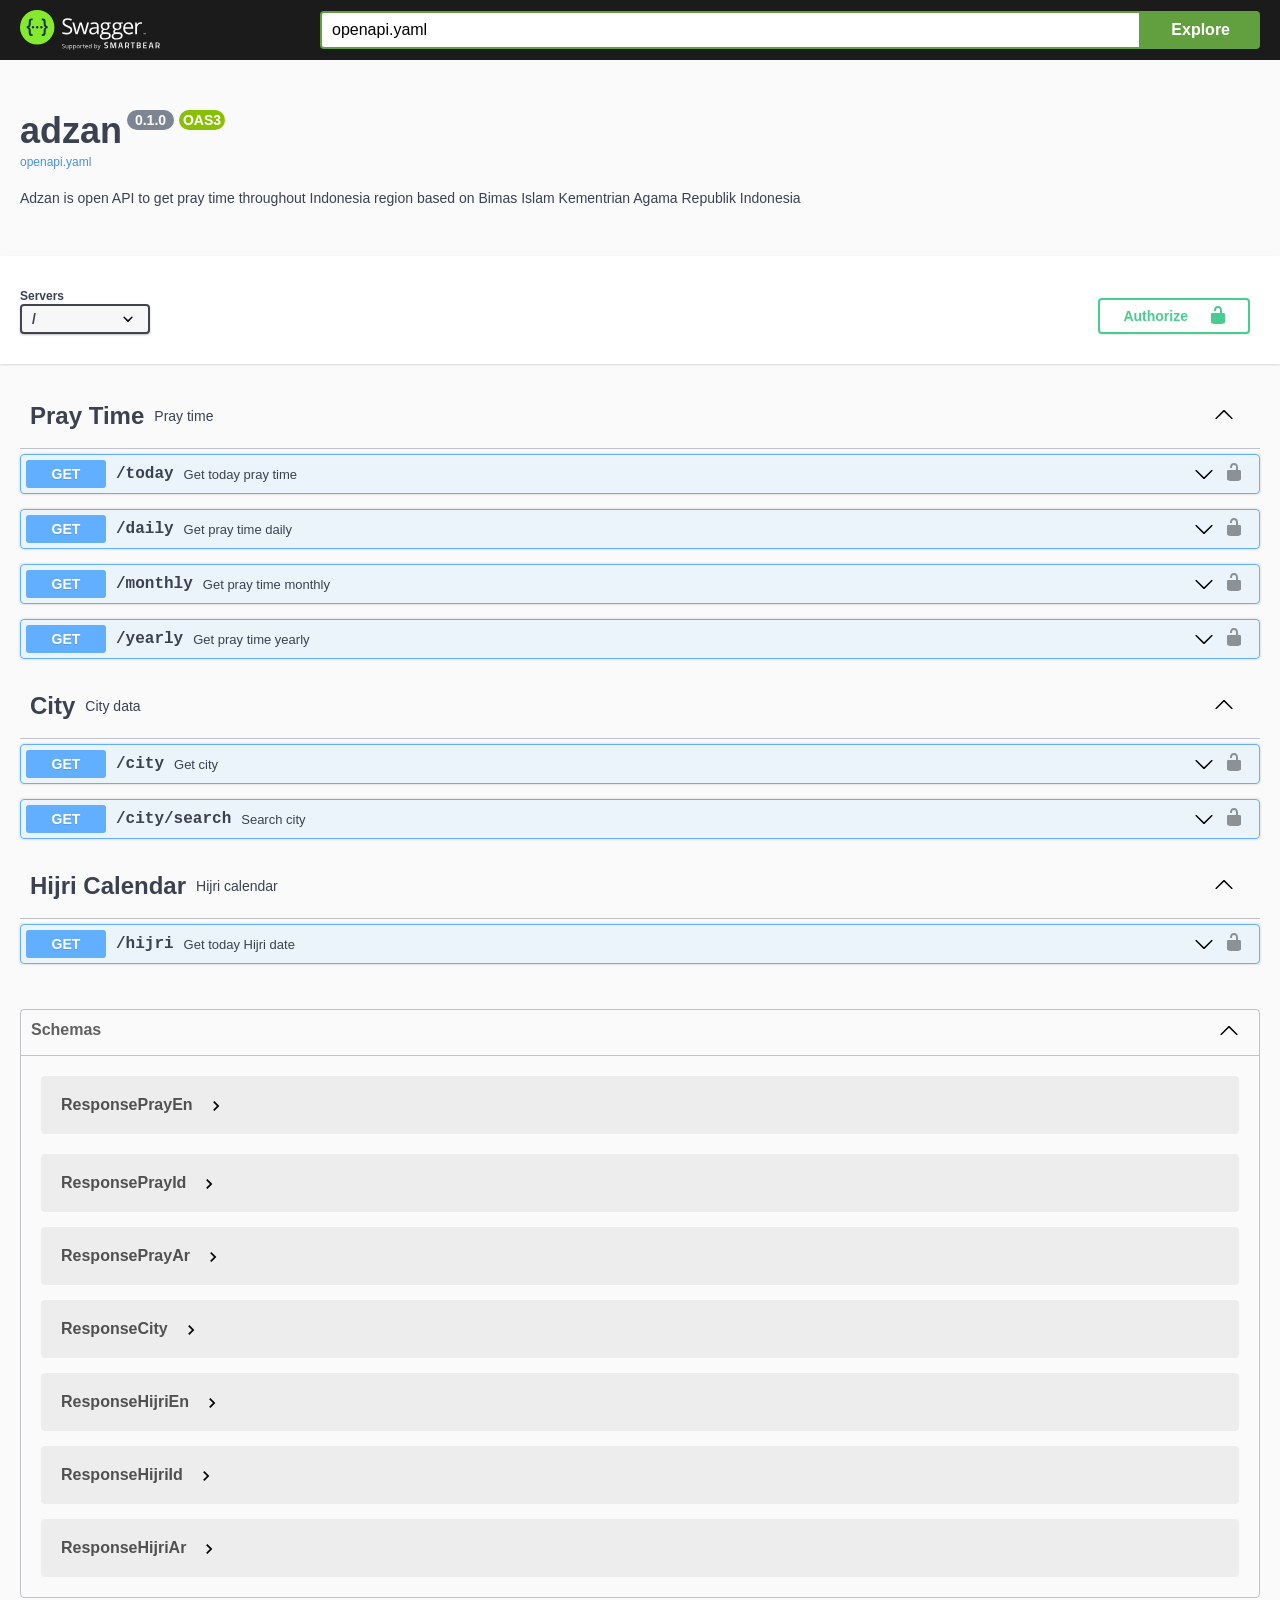
<file: adzan/delivery/http/openapi/index.html>
<!-- HTML for static distribution bundle build -->
<!DOCTYPE html>
<html lang="en">
  <head>
    <meta charset="UTF-8">
    <title>Swagger UI</title>
    <link rel="stylesheet" type="text/css" href="./swagger-ui.css" />
    <link rel="icon" type="image/png" href="./favicon-32x32.png" sizes="32x32" />
    <link rel="icon" type="image/png" href="./favicon-16x16.png" sizes="16x16" />
    <style>
      html
      {
        box-sizing: border-box;
        overflow: -moz-scrollbars-vertical;
        overflow-y: scroll;
      }

      *,
      *:before,
      *:after
      {
        box-sizing: inherit;
      }

      body
      {
        margin:0;
        background: #fafafa;
      }
    </style>
  </head>

  <body>
    <div id="swagger-ui"></div>

    <script src="./swagger-ui-bundle.js" charset="UTF-8"> </script>
    <script src="./swagger-ui-standalone-preset.js" charset="UTF-8"> </script>
    <script>
    window.onload = function() {
      // Begin Swagger UI call region
      const ui = SwaggerUIBundle({
        url: "openapi.yaml",
        dom_id: '#swagger-ui',
        deepLinking: true,
        presets: [
          SwaggerUIBundle.presets.apis,
          SwaggerUIStandalonePreset
        ],
        plugins: [
          SwaggerUIBundle.plugins.DownloadUrl
        ],
        layout: "StandaloneLayout"
      });
      // End Swagger UI call region

      window.ui = ui;
    };
  </script>
  </body>
</html>
</file>
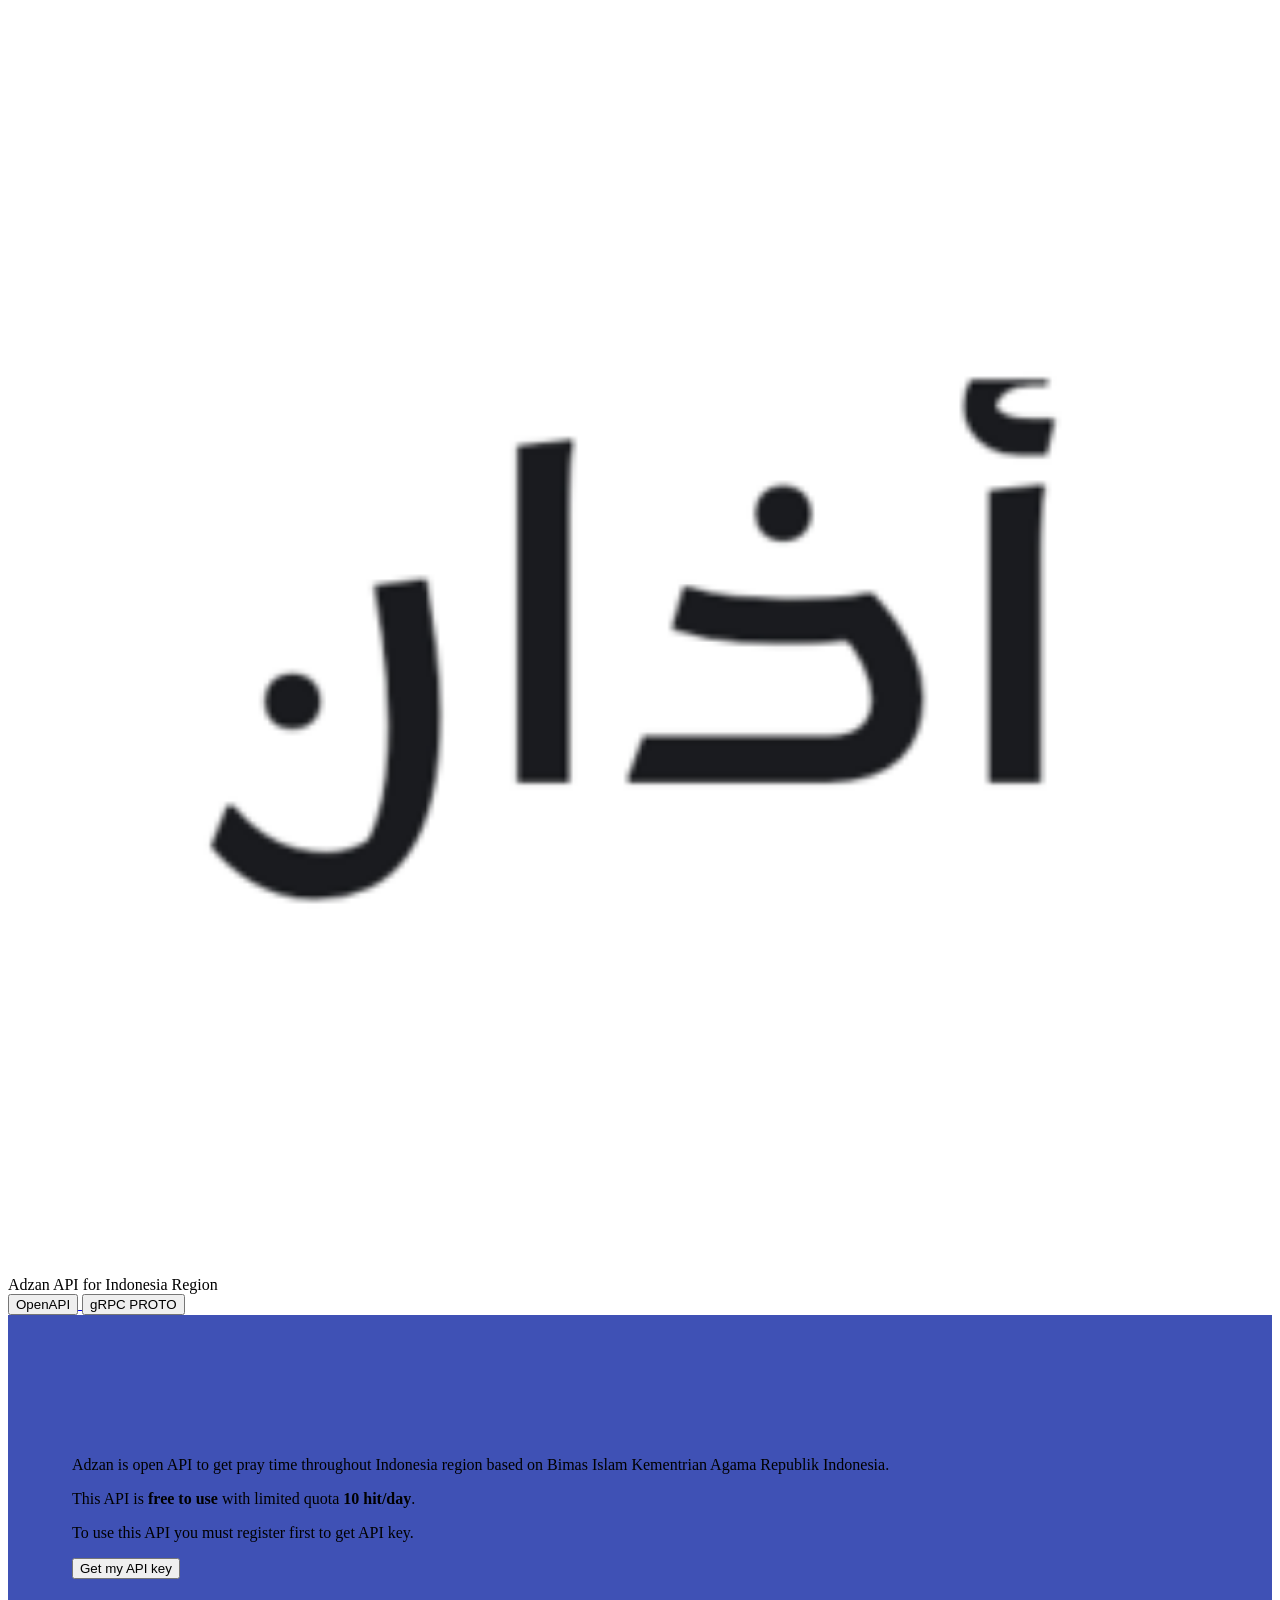
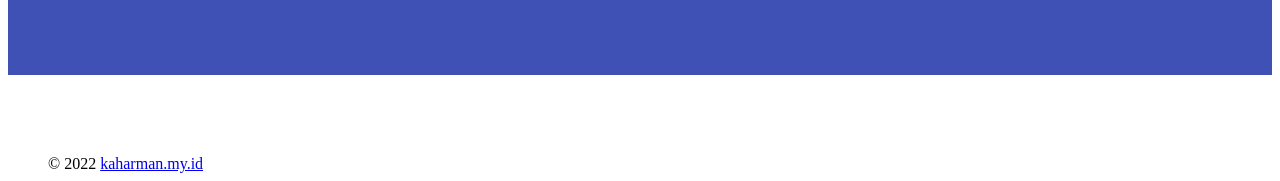
<file: adzan/delivery/http/web/index.html>
<!doctype html>
<html lang="en">
  <head>
    <meta charset="utf-8">
    <meta http-equiv="X-UA-Compatible" content="IE=edge">
    <meta name="description" content="A front-end template that helps you build fast, modern mobile web apps.">
    <meta name="viewport" content="width=device-width, initial-scale=1.0, minimum-scale=1.0">
    <title>Adzan API for Indonesia Region</title>

    <!-- Add to homescreen for Chrome on Android -->
    <meta name="mobile-web-app-capable" content="yes">
    <link rel="icon" sizes="192x192" href="android-chrome-512x512.png">

    <!-- Add to homescreen for Safari on iOS -->
    <meta name="apple-mobile-web-app-capable" content="yes">
    <meta name="apple-mobile-web-app-status-bar-style" content="black">
    <meta name="apple-mobile-web-app-title" content="Material Design Lite">
    <link rel="apple-touch-icon-precomposed" href="apple-touch-icon.png">

    <!-- Tile icon for Win8 (144x144 + tile color) -->
    <meta name="msapplication-TileImage" content="mstile-150x150.png">
    <meta name="msapplication-TileColor" content="#3372DF">

    <link rel="shortcut icon" href="favicon.ico">

    <link rel="stylesheet" href="https://fonts.googleapis.com/css?family=Roboto:regular,bold,italic,thin,light,bolditalic,black,medium&amp;lang=en">
    <link rel="stylesheet" href="https://fonts.googleapis.com/icon?family=Material+Icons">
    <link rel="stylesheet" href="https://code.getmdl.io/1.3.0/material.light_green-orange.min.css">
    <!-- <link rel="stylesheet" href="getmdl-select.min.css"> -->
    <link rel="stylesheet" href="styles.css">
  </head>
  <body>
    <div class="demo-layout mdl-layout mdl-layout--fixed-header mdl-js-layout">
      <header class="mdl-layout__header mdl-layout__header--scroll">
        <div class="mdl-layout-icon">
          <img src="android-chrome-256x256.png" class="mdl-list__item-avatar" style="width: 100%; height: 100%;">
        </div>
        <div class="mdl-layout__header-row">
          <span class="mdl-layout-title">Adzan API for Indonesia Region</span>
          <div class="mdl-layout-spacer"></div>
          <nav class="mdl-navigation">
            <a href="/openapi">
              <button class="mdl-button mdl-js-button mdl-js-ripple-effect mdl-color-text--accent-contrast">
                OpenAPI
              </button>
            </a>
            <a href="/grpcdoc">
              <button class="mdl-button mdl-js-button mdl-js-ripple-effect mdl-color-text--accent-contrast">
                gRPC PROTO
              </button>
            </a>
          </nav>
        </div>
      </header>
      <div class="demo-ribbon mdl-color--primary"></div>
      <main class="demo-main mdl-layout__content">
        <div class="demo-container mdl-grid">
          <div class="mdl-cell mdl-cell--2-col mdl-cell--hide-tablet mdl-cell--hide-phone"></div>
          <div class="demo-content mdl-color--white mdl-shadow--4dp content mdl-color-text--grey-800 mdl-cell mdl-cell--8-col">
            <p>Adzan is open API to get pray time throughout Indonesia region based on Bimas Islam Kementrian Agama Republik Indonesia.</p>
            <p>This API is <strong>free to use</strong> with limited quota <strong>10 hit/day</strong>.</p>
            <p>To use this API you must register first to get API key.</p>
            <p></p>
            <p></p>
            <div class="mdl-cell--8-col">
              <button class="mdl-button mdl-js-button mdl-button--raised mdl-js-ripple-effect mdl-button--accent" id="submit">
                Get my API key
              </button>
            </div>
            <p></p>
            <p></p>
            <p></p>
            <p></p>
            <p></p>
            <p></p>
            <p></p>
            <p></p>
            <p></p>
            <p></p>
          </div>
        </div>
        <footer class="demo-footer mdl-mini-footer">
          <span>&copy; 2022 <a href="https://kaharman.my.id" target="_blank">kaharman.my.id</a></span>
          <!-- <div class="mdl-mini-footer--left-section">
            <ul class="mdl-mini-footer--link-list">
              <li><a href="#">Help</a></li>
              <li><a href="#">Privacy and Terms</a></li>
              <li><a href="#">User Agreement</a></li>
            </ul>
          </div> -->
        </footer>
      </main>
    </div>
    <!-- <a href="https://github.com/google/material-design-lite/blob/mdl-1.x/templates/article/" target="_blank" id="view-source" class="mdl-button mdl-js-button mdl-button--raised mdl-js-ripple-effect mdl-color--accent mdl-color-text--accent-contrast">View Source</a> -->
    <script src="https://code.getmdl.io/1.3.0/material.min.js"></script>
    <!-- <script src="getmdl-select.min.js"></script> -->
    <!-- <script src="index.js"></script> -->
  </body>
</html>
</file>
<file: adzan/delivery/http/web/styles.css>
/**
 * Copyright 2015 Google Inc. All Rights Reserved.
 *
 * Licensed under the Apache License, Version 2.0 (the "License");
 * you may not use this file except in compliance with the License.
 * You may obtain a copy of the License at
 *
 *      http://www.apache.org/licenses/LICENSE-2.0
 *
 * Unless required by applicable law or agreed to in writing, software
 * distributed under the License is distributed on an "AS IS" BASIS,
 * WITHOUT WARRANTIES OR CONDITIONS OF ANY KIND, either express or implied.
 * See the License for the specific language governing permissions and
 * limitations under the License.
 */

 .demo-ribbon {
    width: 100%;
    height: 40vh;
    background-color: #3F51B5;
    -webkit-flex-shrink: 0;
        -ms-flex-negative: 0;
            flex-shrink: 0;
  }
  
  .demo-main {
    margin-top: -35vh;
    -webkit-flex-shrink: 0;
        -ms-flex-negative: 0;
            flex-shrink: 0;
  }
  
  .demo-header .mdl-layout__header-row {
    padding-left: 40px;
  }
  
  .demo-container {
    max-width: 1600px;
    width: calc(100% - 16px);
    margin: 0 auto;
  }
  
  .demo-content {
    border-radius: 2px;
    padding: 80px 56px;
    margin-bottom: 80px;
  }
  
  .demo-layout.is-small-screen .demo-content {
    padding: 40px 28px;
  }
  
  .demo-content h3 {
    margin-top: 48px;
  }
  
  .demo-footer {
    padding-left: 40px;
  }
  
  .demo-footer .mdl-mini-footer--link-list a {
    font-size: 13px;
  }
  
  .demo-icon {
    background: url('android-chrome-512x512.png');
    background-size: contain;
    margin-right: 10px;
  }
</file>
<file: adzan/delivery/http/openapi/swagger-ui.css>
.swagger-ui{color:#3b4151;
  /*! normalize.css v7.0.0 | MIT License | github.com/necolas/normalize.css */font-family:sans-serif}.swagger-ui html{-ms-text-size-adjust:100%;-webkit-text-size-adjust:100%;line-height:1.15}.swagger-ui body{margin:0}.swagger-ui article,.swagger-ui aside,.swagger-ui footer,.swagger-ui header,.swagger-ui nav,.swagger-ui section{display:block}.swagger-ui h1{font-size:2em;margin:.67em 0}.swagger-ui figcaption,.swagger-ui figure,.swagger-ui main{display:block}.swagger-ui figure{margin:1em 40px}.swagger-ui hr{box-sizing:content-box;height:0;overflow:visible}.swagger-ui pre{font-family:monospace,monospace;font-size:1em}.swagger-ui a{-webkit-text-decoration-skip:objects;background-color:transparent}.swagger-ui abbr[title]{border-bottom:none;text-decoration:underline;-webkit-text-decoration:underline dotted;text-decoration:underline dotted}.swagger-ui b,.swagger-ui strong{font-weight:inherit;font-weight:bolder}.swagger-ui code,.swagger-ui kbd,.swagger-ui samp{font-family:monospace,monospace;font-size:1em}.swagger-ui dfn{font-style:italic}.swagger-ui mark{background-color:#ff0;color:#000}.swagger-ui small{font-size:80%}.swagger-ui sub,.swagger-ui sup{font-size:75%;line-height:0;position:relative;vertical-align:baseline}.swagger-ui sub{bottom:-.25em}.swagger-ui sup{top:-.5em}.swagger-ui audio,.swagger-ui video{display:inline-block}.swagger-ui audio:not([controls]){display:none;height:0}.swagger-ui img{border-style:none}.swagger-ui svg:not(:root){overflow:hidden}.swagger-ui button,.swagger-ui input,.swagger-ui optgroup,.swagger-ui select,.swagger-ui textarea{font-family:sans-serif;font-size:100%;line-height:1.15;margin:0}.swagger-ui button,.swagger-ui input{overflow:visible}.swagger-ui button,.swagger-ui select{text-transform:none}.swagger-ui [type=reset],.swagger-ui [type=submit],.swagger-ui button,.swagger-ui html [type=button]{-webkit-appearance:button}.swagger-ui [type=button]::-moz-focus-inner,.swagger-ui [type=reset]::-moz-focus-inner,.swagger-ui [type=submit]::-moz-focus-inner,.swagger-ui button::-moz-focus-inner{border-style:none;padding:0}.swagger-ui [type=button]:-moz-focusring,.swagger-ui [type=reset]:-moz-focusring,.swagger-ui [type=submit]:-moz-focusring,.swagger-ui button:-moz-focusring{outline:1px dotted ButtonText}.swagger-ui fieldset{padding:.35em .75em .625em}.swagger-ui legend{box-sizing:border-box;color:inherit;display:table;max-width:100%;padding:0;white-space:normal}.swagger-ui progress{display:inline-block;vertical-align:baseline}.swagger-ui textarea{overflow:auto}.swagger-ui [type=checkbox],.swagger-ui [type=radio]{box-sizing:border-box;padding:0}.swagger-ui [type=number]::-webkit-inner-spin-button,.swagger-ui [type=number]::-webkit-outer-spin-button{height:auto}.swagger-ui [type=search]{-webkit-appearance:textfield;outline-offset:-2px}.swagger-ui [type=search]::-webkit-search-cancel-button,.swagger-ui [type=search]::-webkit-search-decoration{-webkit-appearance:none}.swagger-ui ::-webkit-file-upload-button{-webkit-appearance:button;font:inherit}.swagger-ui details,.swagger-ui menu{display:block}.swagger-ui summary{display:list-item}.swagger-ui canvas{display:inline-block}.swagger-ui [hidden],.swagger-ui template{display:none}.swagger-ui .debug *{outline:1px solid gold}.swagger-ui .debug-white *{outline:1px solid #fff}.swagger-ui .debug-black *{outline:1px solid #000}.swagger-ui .debug-grid{background:transparent url([data-uri]) repeat 0 0}.swagger-ui .debug-grid-16{background:transparent url([data-uri]) repeat 0 0}.swagger-ui .debug-grid-8-solid{background:#fff url([data-uri]) repeat 0 0}.swagger-ui .debug-grid-16-solid{background:#fff url([data-uri]) repeat 0 0}.swagger-ui .border-box,.swagger-ui a,.swagger-ui article,.swagger-ui body,.swagger-ui code,.swagger-ui dd,.swagger-ui div,.swagger-ui dl,.swagger-ui dt,.swagger-ui fieldset,.swagger-ui footer,.swagger-ui form,.swagger-ui h1,.swagger-ui h2,.swagger-ui h3,.swagger-ui h4,.swagger-ui h5,.swagger-ui h6,.swagger-ui header,.swagger-ui html,.swagger-ui input[type=email],.swagger-ui input[type=number],.swagger-ui input[type=password],.swagger-ui input[type=tel],.swagger-ui input[type=text],.swagger-ui input[type=url],.swagger-ui legend,.swagger-ui li,.swagger-ui main,.swagger-ui ol,.swagger-ui p,.swagger-ui pre,.swagger-ui section,.swagger-ui table,.swagger-ui td,.swagger-ui textarea,.swagger-ui th,.swagger-ui tr,.swagger-ui ul{box-sizing:border-box}.swagger-ui .aspect-ratio{height:0;position:relative}.swagger-ui .aspect-ratio--16x9{padding-bottom:56.25%}.swagger-ui .aspect-ratio--9x16{padding-bottom:177.77%}.swagger-ui .aspect-ratio--4x3{padding-bottom:75%}.swagger-ui .aspect-ratio--3x4{padding-bottom:133.33%}.swagger-ui .aspect-ratio--6x4{padding-bottom:66.6%}.swagger-ui .aspect-ratio--4x6{padding-bottom:150%}.swagger-ui .aspect-ratio--8x5{padding-bottom:62.5%}.swagger-ui .aspect-ratio--5x8{padding-bottom:160%}.swagger-ui .aspect-ratio--7x5{padding-bottom:71.42%}.swagger-ui .aspect-ratio--5x7{padding-bottom:140%}.swagger-ui .aspect-ratio--1x1{padding-bottom:100%}.swagger-ui .aspect-ratio--object{bottom:0;height:100%;left:0;position:absolute;right:0;top:0;width:100%;z-index:100}@media screen and (min-width:30em){.swagger-ui .aspect-ratio-ns{height:0;position:relative}.swagger-ui .aspect-ratio--16x9-ns{padding-bottom:56.25%}.swagger-ui .aspect-ratio--9x16-ns{padding-bottom:177.77%}.swagger-ui .aspect-ratio--4x3-ns{padding-bottom:75%}.swagger-ui .aspect-ratio--3x4-ns{padding-bottom:133.33%}.swagger-ui .aspect-ratio--6x4-ns{padding-bottom:66.6%}.swagger-ui .aspect-ratio--4x6-ns{padding-bottom:150%}.swagger-ui .aspect-ratio--8x5-ns{padding-bottom:62.5%}.swagger-ui .aspect-ratio--5x8-ns{padding-bottom:160%}.swagger-ui .aspect-ratio--7x5-ns{padding-bottom:71.42%}.swagger-ui .aspect-ratio--5x7-ns{padding-bottom:140%}.swagger-ui .aspect-ratio--1x1-ns{padding-bottom:100%}.swagger-ui .aspect-ratio--object-ns{bottom:0;height:100%;left:0;position:absolute;right:0;top:0;width:100%;z-index:100}}@media screen and (min-width:30em) and (max-width:60em){.swagger-ui .aspect-ratio-m{height:0;position:relative}.swagger-ui .aspect-ratio--16x9-m{padding-bottom:56.25%}.swagger-ui .aspect-ratio--9x16-m{padding-bottom:177.77%}.swagger-ui .aspect-ratio--4x3-m{padding-bottom:75%}.swagger-ui .aspect-ratio--3x4-m{padding-bottom:133.33%}.swagger-ui .aspect-ratio--6x4-m{padding-bottom:66.6%}.swagger-ui .aspect-ratio--4x6-m{padding-bottom:150%}.swagger-ui .aspect-ratio--8x5-m{padding-bottom:62.5%}.swagger-ui .aspect-ratio--5x8-m{padding-bottom:160%}.swagger-ui .aspect-ratio--7x5-m{padding-bottom:71.42%}.swagger-ui .aspect-ratio--5x7-m{padding-bottom:140%}.swagger-ui .aspect-ratio--1x1-m{padding-bottom:100%}.swagger-ui .aspect-ratio--object-m{bottom:0;height:100%;left:0;position:absolute;right:0;top:0;width:100%;z-index:100}}@media screen and (min-width:60em){.swagger-ui .aspect-ratio-l{height:0;position:relative}.swagger-ui .aspect-ratio--16x9-l{padding-bottom:56.25%}.swagger-ui .aspect-ratio--9x16-l{padding-bottom:177.77%}.swagger-ui .aspect-ratio--4x3-l{padding-bottom:75%}.swagger-ui .aspect-ratio--3x4-l{padding-bottom:133.33%}.swagger-ui .aspect-ratio--6x4-l{padding-bottom:66.6%}.swagger-ui .aspect-ratio--4x6-l{padding-bottom:150%}.swagger-ui .aspect-ratio--8x5-l{padding-bottom:62.5%}.swagger-ui .aspect-ratio--5x8-l{padding-bottom:160%}.swagger-ui .aspect-ratio--7x5-l{padding-bottom:71.42%}.swagger-ui .aspect-ratio--5x7-l{padding-bottom:140%}.swagger-ui .aspect-ratio--1x1-l{padding-bottom:100%}.swagger-ui .aspect-ratio--object-l{bottom:0;height:100%;left:0;position:absolute;right:0;top:0;width:100%;z-index:100}}.swagger-ui img{max-width:100%}.swagger-ui .cover{background-size:cover!important}.swagger-ui .contain{background-size:contain!important}@media screen and (min-width:30em){.swagger-ui .cover-ns{background-size:cover!important}.swagger-ui .contain-ns{background-size:contain!important}}@media screen and (min-width:30em) and (max-width:60em){.swagger-ui .cover-m{background-size:cover!important}.swagger-ui .contain-m{background-size:contain!important}}@media screen and (min-width:60em){.swagger-ui .cover-l{background-size:cover!important}.swagger-ui .contain-l{background-size:contain!important}}.swagger-ui .bg-center{background-position:50%;background-repeat:no-repeat}.swagger-ui .bg-top{background-position:top;background-repeat:no-repeat}.swagger-ui .bg-right{background-position:100%;background-repeat:no-repeat}.swagger-ui .bg-bottom{background-position:bottom;background-repeat:no-repeat}.swagger-ui .bg-left{background-position:0;background-repeat:no-repeat}@media screen and (min-width:30em){.swagger-ui .bg-center-ns{background-position:50%;background-repeat:no-repeat}.swagger-ui .bg-top-ns{background-position:top;background-repeat:no-repeat}.swagger-ui .bg-right-ns{background-position:100%;background-repeat:no-repeat}.swagger-ui .bg-bottom-ns{background-position:bottom;background-repeat:no-repeat}.swagger-ui .bg-left-ns{background-position:0;background-repeat:no-repeat}}@media screen and (min-width:30em) and (max-width:60em){.swagger-ui .bg-center-m{background-position:50%;background-repeat:no-repeat}.swagger-ui .bg-top-m{background-position:top;background-repeat:no-repeat}.swagger-ui .bg-right-m{background-position:100%;background-repeat:no-repeat}.swagger-ui .bg-bottom-m{background-position:bottom;background-repeat:no-repeat}.swagger-ui .bg-left-m{background-position:0;background-repeat:no-repeat}}@media screen and (min-width:60em){.swagger-ui .bg-center-l{background-position:50%;background-repeat:no-repeat}.swagger-ui .bg-top-l{background-position:top;background-repeat:no-repeat}.swagger-ui .bg-right-l{background-position:100%;background-repeat:no-repeat}.swagger-ui .bg-bottom-l{background-position:bottom;background-repeat:no-repeat}.swagger-ui .bg-left-l{background-position:0;background-repeat:no-repeat}}.swagger-ui .outline{outline:1px solid}.swagger-ui .outline-transparent{outline:1px solid transparent}.swagger-ui .outline-0{outline:0}@media screen and (min-width:30em){.swagger-ui .outline-ns{outline:1px solid}.swagger-ui .outline-transparent-ns{outline:1px solid transparent}.swagger-ui .outline-0-ns{outline:0}}@media screen and (min-width:30em) and (max-width:60em){.swagger-ui .outline-m{outline:1px solid}.swagger-ui .outline-transparent-m{outline:1px solid transparent}.swagger-ui .outline-0-m{outline:0}}@media screen and (min-width:60em){.swagger-ui .outline-l{outline:1px solid}.swagger-ui .outline-transparent-l{outline:1px solid transparent}.swagger-ui .outline-0-l{outline:0}}.swagger-ui .ba{border-style:solid;border-width:1px}.swagger-ui .bt{border-top-style:solid;border-top-width:1px}.swagger-ui .br{border-right-style:solid;border-right-width:1px}.swagger-ui .bb{border-bottom-style:solid;border-bottom-width:1px}.swagger-ui .bl{border-left-style:solid;border-left-width:1px}.swagger-ui .bn{border-style:none;border-width:0}@media screen and (min-width:30em){.swagger-ui .ba-ns{border-style:solid;border-width:1px}.swagger-ui .bt-ns{border-top-style:solid;border-top-width:1px}.swagger-ui .br-ns{border-right-style:solid;border-right-width:1px}.swagger-ui .bb-ns{border-bottom-style:solid;border-bottom-width:1px}.swagger-ui .bl-ns{border-left-style:solid;border-left-width:1px}.swagger-ui .bn-ns{border-style:none;border-width:0}}@media screen and (min-width:30em) and (max-width:60em){.swagger-ui .ba-m{border-style:solid;border-width:1px}.swagger-ui .bt-m{border-top-style:solid;border-top-width:1px}.swagger-ui .br-m{border-right-style:solid;border-right-width:1px}.swagger-ui .bb-m{border-bottom-style:solid;border-bottom-width:1px}.swagger-ui .bl-m{border-left-style:solid;border-left-width:1px}.swagger-ui .bn-m{border-style:none;border-width:0}}@media screen and (min-width:60em){.swagger-ui .ba-l{border-style:solid;border-width:1px}.swagger-ui .bt-l{border-top-style:solid;border-top-width:1px}.swagger-ui .br-l{border-right-style:solid;border-right-width:1px}.swagger-ui .bb-l{border-bottom-style:solid;border-bottom-width:1px}.swagger-ui .bl-l{border-left-style:solid;border-left-width:1px}.swagger-ui .bn-l{border-style:none;border-width:0}}.swagger-ui .b--black{border-color:#000}.swagger-ui .b--near-black{border-color:#111}.swagger-ui .b--dark-gray{border-color:#333}.swagger-ui .b--mid-gray{border-color:#555}.swagger-ui .b--gray{border-color:#777}.swagger-ui .b--silver{border-color:#999}.swagger-ui .b--light-silver{border-color:#aaa}.swagger-ui .b--moon-gray{border-color:#ccc}.swagger-ui .b--light-gray{border-color:#eee}.swagger-ui .b--near-white{border-color:#f4f4f4}.swagger-ui .b--white{border-color:#fff}.swagger-ui .b--white-90{border-color:hsla(0,0%,100%,.9)}.swagger-ui .b--white-80{border-color:hsla(0,0%,100%,.8)}.swagger-ui .b--white-70{border-color:hsla(0,0%,100%,.7)}.swagger-ui .b--white-60{border-color:hsla(0,0%,100%,.6)}.swagger-ui .b--white-50{border-color:hsla(0,0%,100%,.5)}.swagger-ui .b--white-40{border-color:hsla(0,0%,100%,.4)}.swagger-ui .b--white-30{border-color:hsla(0,0%,100%,.3)}.swagger-ui .b--white-20{border-color:hsla(0,0%,100%,.2)}.swagger-ui .b--white-10{border-color:hsla(0,0%,100%,.1)}.swagger-ui .b--white-05{border-color:hsla(0,0%,100%,.05)}.swagger-ui .b--white-025{border-color:hsla(0,0%,100%,.025)}.swagger-ui .b--white-0125{border-color:hsla(0,0%,100%,.013)}.swagger-ui .b--black-90{border-color:rgba(0,0,0,.9)}.swagger-ui .b--black-80{border-color:rgba(0,0,0,.8)}.swagger-ui .b--black-70{border-color:rgba(0,0,0,.7)}.swagger-ui .b--black-60{border-color:rgba(0,0,0,.6)}.swagger-ui .b--black-50{border-color:rgba(0,0,0,.5)}.swagger-ui .b--black-40{border-color:rgba(0,0,0,.4)}.swagger-ui .b--black-30{border-color:rgba(0,0,0,.3)}.swagger-ui .b--black-20{border-color:rgba(0,0,0,.2)}.swagger-ui .b--black-10{border-color:rgba(0,0,0,.1)}.swagger-ui .b--black-05{border-color:rgba(0,0,0,.05)}.swagger-ui .b--black-025{border-color:rgba(0,0,0,.025)}.swagger-ui .b--black-0125{border-color:rgba(0,0,0,.013)}.swagger-ui .b--dark-red{border-color:#e7040f}.swagger-ui .b--red{border-color:#ff4136}.swagger-ui .b--light-red{border-color:#ff725c}.swagger-ui .b--orange{border-color:#ff6300}.swagger-ui .b--gold{border-color:#ffb700}.swagger-ui .b--yellow{border-color:gold}.swagger-ui .b--light-yellow{border-color:#fbf1a9}.swagger-ui .b--purple{border-color:#5e2ca5}.swagger-ui .b--light-purple{border-color:#a463f2}.swagger-ui .b--dark-pink{border-color:#d5008f}.swagger-ui .b--hot-pink{border-color:#ff41b4}.swagger-ui .b--pink{border-color:#ff80cc}.swagger-ui .b--light-pink{border-color:#ffa3d7}.swagger-ui .b--dark-green{border-color:#137752}.swagger-ui .b--green{border-color:#19a974}.swagger-ui .b--light-green{border-color:#9eebcf}.swagger-ui .b--navy{border-color:#001b44}.swagger-ui .b--dark-blue{border-color:#00449e}.swagger-ui .b--blue{border-color:#357edd}.swagger-ui .b--light-blue{border-color:#96ccff}.swagger-ui .b--lightest-blue{border-color:#cdecff}.swagger-ui .b--washed-blue{border-color:#f6fffe}.swagger-ui .b--washed-green{border-color:#e8fdf5}.swagger-ui .b--washed-yellow{border-color:#fffceb}.swagger-ui .b--washed-red{border-color:#ffdfdf}.swagger-ui .b--transparent{border-color:transparent}.swagger-ui .b--inherit{border-color:inherit}.swagger-ui .br0{border-radius:0}.swagger-ui .br1{border-radius:.125rem}.swagger-ui .br2{border-radius:.25rem}.swagger-ui .br3{border-radius:.5rem}.swagger-ui .br4{border-radius:1rem}.swagger-ui .br-100{border-radius:100%}.swagger-ui .br-pill{border-radius:9999px}.swagger-ui .br--bottom{border-top-left-radius:0;border-top-right-radius:0}.swagger-ui .br--top{border-bottom-left-radius:0;border-bottom-right-radius:0}.swagger-ui .br--right{border-bottom-left-radius:0;border-top-left-radius:0}.swagger-ui .br--left{border-bottom-right-radius:0;border-top-right-radius:0}@media screen and (min-width:30em){.swagger-ui .br0-ns{border-radius:0}.swagger-ui .br1-ns{border-radius:.125rem}.swagger-ui .br2-ns{border-radius:.25rem}.swagger-ui .br3-ns{border-radius:.5rem}.swagger-ui .br4-ns{border-radius:1rem}.swagger-ui .br-100-ns{border-radius:100%}.swagger-ui .br-pill-ns{border-radius:9999px}.swagger-ui .br--bottom-ns{border-top-left-radius:0;border-top-right-radius:0}.swagger-ui .br--top-ns{border-bottom-left-radius:0;border-bottom-right-radius:0}.swagger-ui .br--right-ns{border-bottom-left-radius:0;border-top-left-radius:0}.swagger-ui .br--left-ns{border-bottom-right-radius:0;border-top-right-radius:0}}@media screen and (min-width:30em) and (max-width:60em){.swagger-ui .br0-m{border-radius:0}.swagger-ui .br1-m{border-radius:.125rem}.swagger-ui .br2-m{border-radius:.25rem}.swagger-ui .br3-m{border-radius:.5rem}.swagger-ui .br4-m{border-radius:1rem}.swagger-ui .br-100-m{border-radius:100%}.swagger-ui .br-pill-m{border-radius:9999px}.swagger-ui .br--bottom-m{border-top-left-radius:0;border-top-right-radius:0}.swagger-ui .br--top-m{border-bottom-left-radius:0;border-bottom-right-radius:0}.swagger-ui .br--right-m{border-bottom-left-radius:0;border-top-left-radius:0}.swagger-ui .br--left-m{border-bottom-right-radius:0;border-top-right-radius:0}}@media screen and (min-width:60em){.swagger-ui .br0-l{border-radius:0}.swagger-ui .br1-l{border-radius:.125rem}.swagger-ui .br2-l{border-radius:.25rem}.swagger-ui .br3-l{border-radius:.5rem}.swagger-ui .br4-l{border-radius:1rem}.swagger-ui .br-100-l{border-radius:100%}.swagger-ui .br-pill-l{border-radius:9999px}.swagger-ui .br--bottom-l{border-top-left-radius:0;border-top-right-radius:0}.swagger-ui .br--top-l{border-bottom-left-radius:0;border-bottom-right-radius:0}.swagger-ui .br--right-l{border-bottom-left-radius:0;border-top-left-radius:0}.swagger-ui .br--left-l{border-bottom-right-radius:0;border-top-right-radius:0}}.swagger-ui .b--dotted{border-style:dotted}.swagger-ui .b--dashed{border-style:dashed}.swagger-ui .b--solid{border-style:solid}.swagger-ui .b--none{border-style:none}@media screen and (min-width:30em){.swagger-ui .b--dotted-ns{border-style:dotted}.swagger-ui .b--dashed-ns{border-style:dashed}.swagger-ui .b--solid-ns{border-style:solid}.swagger-ui .b--none-ns{border-style:none}}@media screen and (min-width:30em) and (max-width:60em){.swagger-ui .b--dotted-m{border-style:dotted}.swagger-ui .b--dashed-m{border-style:dashed}.swagger-ui .b--solid-m{border-style:solid}.swagger-ui .b--none-m{border-style:none}}@media screen and (min-width:60em){.swagger-ui .b--dotted-l{border-style:dotted}.swagger-ui .b--dashed-l{border-style:dashed}.swagger-ui .b--solid-l{border-style:solid}.swagger-ui .b--none-l{border-style:none}}.swagger-ui .bw0{border-width:0}.swagger-ui .bw1{border-width:.125rem}.swagger-ui .bw2{border-width:.25rem}.swagger-ui .bw3{border-width:.5rem}.swagger-ui .bw4{border-width:1rem}.swagger-ui .bw5{border-width:2rem}.swagger-ui .bt-0{border-top-width:0}.swagger-ui .br-0{border-right-width:0}.swagger-ui .bb-0{border-bottom-width:0}.swagger-ui .bl-0{border-left-width:0}@media screen and (min-width:30em){.swagger-ui .bw0-ns{border-width:0}.swagger-ui .bw1-ns{border-width:.125rem}.swagger-ui .bw2-ns{border-width:.25rem}.swagger-ui .bw3-ns{border-width:.5rem}.swagger-ui .bw4-ns{border-width:1rem}.swagger-ui .bw5-ns{border-width:2rem}.swagger-ui .bt-0-ns{border-top-width:0}.swagger-ui .br-0-ns{border-right-width:0}.swagger-ui .bb-0-ns{border-bottom-width:0}.swagger-ui .bl-0-ns{border-left-width:0}}@media screen and (min-width:30em) and (max-width:60em){.swagger-ui .bw0-m{border-width:0}.swagger-ui .bw1-m{border-width:.125rem}.swagger-ui .bw2-m{border-width:.25rem}.swagger-ui .bw3-m{border-width:.5rem}.swagger-ui .bw4-m{border-width:1rem}.swagger-ui .bw5-m{border-width:2rem}.swagger-ui .bt-0-m{border-top-width:0}.swagger-ui .br-0-m{border-right-width:0}.swagger-ui .bb-0-m{border-bottom-width:0}.swagger-ui .bl-0-m{border-left-width:0}}@media screen and (min-width:60em){.swagger-ui .bw0-l{border-width:0}.swagger-ui .bw1-l{border-width:.125rem}.swagger-ui .bw2-l{border-width:.25rem}.swagger-ui .bw3-l{border-width:.5rem}.swagger-ui .bw4-l{border-width:1rem}.swagger-ui .bw5-l{border-width:2rem}.swagger-ui .bt-0-l{border-top-width:0}.swagger-ui .br-0-l{border-right-width:0}.swagger-ui .bb-0-l{border-bottom-width:0}.swagger-ui .bl-0-l{border-left-width:0}}.swagger-ui .shadow-1{box-shadow:0 0 4px 2px rgba(0,0,0,.2)}.swagger-ui .shadow-2{box-shadow:0 0 8px 2px rgba(0,0,0,.2)}.swagger-ui .shadow-3{box-shadow:2px 2px 4px 2px rgba(0,0,0,.2)}.swagger-ui .shadow-4{box-shadow:2px 2px 8px 0 rgba(0,0,0,.2)}.swagger-ui .shadow-5{box-shadow:4px 4px 8px 0 rgba(0,0,0,.2)}@media screen and (min-width:30em){.swagger-ui .shadow-1-ns{box-shadow:0 0 4px 2px rgba(0,0,0,.2)}.swagger-ui .shadow-2-ns{box-shadow:0 0 8px 2px rgba(0,0,0,.2)}.swagger-ui .shadow-3-ns{box-shadow:2px 2px 4px 2px rgba(0,0,0,.2)}.swagger-ui .shadow-4-ns{box-shadow:2px 2px 8px 0 rgba(0,0,0,.2)}.swagger-ui .shadow-5-ns{box-shadow:4px 4px 8px 0 rgba(0,0,0,.2)}}@media screen and (min-width:30em) and (max-width:60em){.swagger-ui .shadow-1-m{box-shadow:0 0 4px 2px rgba(0,0,0,.2)}.swagger-ui .shadow-2-m{box-shadow:0 0 8px 2px rgba(0,0,0,.2)}.swagger-ui .shadow-3-m{box-shadow:2px 2px 4px 2px rgba(0,0,0,.2)}.swagger-ui .shadow-4-m{box-shadow:2px 2px 8px 0 rgba(0,0,0,.2)}.swagger-ui .shadow-5-m{box-shadow:4px 4px 8px 0 rgba(0,0,0,.2)}}@media screen and (min-width:60em){.swagger-ui .shadow-1-l{box-shadow:0 0 4px 2px rgba(0,0,0,.2)}.swagger-ui .shadow-2-l{box-shadow:0 0 8px 2px rgba(0,0,0,.2)}.swagger-ui .shadow-3-l{box-shadow:2px 2px 4px 2px rgba(0,0,0,.2)}.swagger-ui .shadow-4-l{box-shadow:2px 2px 8px 0 rgba(0,0,0,.2)}.swagger-ui .shadow-5-l{box-shadow:4px 4px 8px 0 rgba(0,0,0,.2)}}.swagger-ui .pre{overflow-x:auto;overflow-y:hidden;overflow:scroll}.swagger-ui .top-0{top:0}.swagger-ui .right-0{right:0}.swagger-ui .bottom-0{bottom:0}.swagger-ui .left-0{left:0}.swagger-ui .top-1{top:1rem}.swagger-ui .right-1{right:1rem}.swagger-ui .bottom-1{bottom:1rem}.swagger-ui .left-1{left:1rem}.swagger-ui .top-2{top:2rem}.swagger-ui .right-2{right:2rem}.swagger-ui .bottom-2{bottom:2rem}.swagger-ui .left-2{left:2rem}.swagger-ui .top--1{top:-1rem}.swagger-ui .right--1{right:-1rem}.swagger-ui .bottom--1{bottom:-1rem}.swagger-ui .left--1{left:-1rem}.swagger-ui .top--2{top:-2rem}.swagger-ui .right--2{right:-2rem}.swagger-ui .bottom--2{bottom:-2rem}.swagger-ui .left--2{left:-2rem}.swagger-ui .absolute--fill{bottom:0;left:0;right:0;top:0}@media screen and (min-width:30em){.swagger-ui .top-0-ns{top:0}.swagger-ui .left-0-ns{left:0}.swagger-ui .right-0-ns{right:0}.swagger-ui .bottom-0-ns{bottom:0}.swagger-ui .top-1-ns{top:1rem}.swagger-ui .left-1-ns{left:1rem}.swagger-ui .right-1-ns{right:1rem}.swagger-ui .bottom-1-ns{bottom:1rem}.swagger-ui .top-2-ns{top:2rem}.swagger-ui .left-2-ns{left:2rem}.swagger-ui .right-2-ns{right:2rem}.swagger-ui .bottom-2-ns{bottom:2rem}.swagger-ui .top--1-ns{top:-1rem}.swagger-ui .right--1-ns{right:-1rem}.swagger-ui .bottom--1-ns{bottom:-1rem}.swagger-ui .left--1-ns{left:-1rem}.swagger-ui .top--2-ns{top:-2rem}.swagger-ui .right--2-ns{right:-2rem}.swagger-ui .bottom--2-ns{bottom:-2rem}.swagger-ui .left--2-ns{left:-2rem}.swagger-ui .absolute--fill-ns{bottom:0;left:0;right:0;top:0}}@media screen and (min-width:30em) and (max-width:60em){.swagger-ui .top-0-m{top:0}.swagger-ui .left-0-m{left:0}.swagger-ui .right-0-m{right:0}.swagger-ui .bottom-0-m{bottom:0}.swagger-ui .top-1-m{top:1rem}.swagger-ui .left-1-m{left:1rem}.swagger-ui .right-1-m{right:1rem}.swagger-ui .bottom-1-m{bottom:1rem}.swagger-ui .top-2-m{top:2rem}.swagger-ui .left-2-m{left:2rem}.swagger-ui .right-2-m{right:2rem}.swagger-ui .bottom-2-m{bottom:2rem}.swagger-ui .top--1-m{top:-1rem}.swagger-ui .right--1-m{right:-1rem}.swagger-ui .bottom--1-m{bottom:-1rem}.swagger-ui .left--1-m{left:-1rem}.swagger-ui .top--2-m{top:-2rem}.swagger-ui .right--2-m{right:-2rem}.swagger-ui .bottom--2-m{bottom:-2rem}.swagger-ui .left--2-m{left:-2rem}.swagger-ui .absolute--fill-m{bottom:0;left:0;right:0;top:0}}@media screen and (min-width:60em){.swagger-ui .top-0-l{top:0}.swagger-ui .left-0-l{left:0}.swagger-ui .right-0-l{right:0}.swagger-ui .bottom-0-l{bottom:0}.swagger-ui .top-1-l{top:1rem}.swagger-ui .left-1-l{left:1rem}.swagger-ui .right-1-l{right:1rem}.swagger-ui .bottom-1-l{bottom:1rem}.swagger-ui .top-2-l{top:2rem}.swagger-ui .left-2-l{left:2rem}.swagger-ui .right-2-l{right:2rem}.swagger-ui .bottom-2-l{bottom:2rem}.swagger-ui .top--1-l{top:-1rem}.swagger-ui .right--1-l{right:-1rem}.swagger-ui .bottom--1-l{bottom:-1rem}.swagger-ui .left--1-l{left:-1rem}.swagger-ui .top--2-l{top:-2rem}.swagger-ui .right--2-l{right:-2rem}.swagger-ui .bottom--2-l{bottom:-2rem}.swagger-ui .left--2-l{left:-2rem}.swagger-ui .absolute--fill-l{bottom:0;left:0;right:0;top:0}}.swagger-ui .cf:after,.swagger-ui .cf:before{content:" ";display:table}.swagger-ui .cf:after{clear:both}.swagger-ui .cf{*zoom:1}.swagger-ui .cl{clear:left}.swagger-ui .cr{clear:right}.swagger-ui .cb{clear:both}.swagger-ui .cn{clear:none}@media screen and (min-width:30em){.swagger-ui .cl-ns{clear:left}.swagger-ui .cr-ns{clear:right}.swagger-ui .cb-ns{clear:both}.swagger-ui .cn-ns{clear:none}}@media screen and (min-width:30em) and (max-width:60em){.swagger-ui .cl-m{clear:left}.swagger-ui .cr-m{clear:right}.swagger-ui .cb-m{clear:both}.swagger-ui .cn-m{clear:none}}@media screen and (min-width:60em){.swagger-ui .cl-l{clear:left}.swagger-ui .cr-l{clear:right}.swagger-ui .cb-l{clear:both}.swagger-ui .cn-l{clear:none}}.swagger-ui .flex{display:flex}.swagger-ui .inline-flex{display:inline-flex}.swagger-ui .flex-auto{flex:1 1 auto;min-height:0;min-width:0}.swagger-ui .flex-none{flex:none}.swagger-ui .flex-column{flex-direction:column}.swagger-ui .flex-row{flex-direction:row}.swagger-ui .flex-wrap{flex-wrap:wrap}.swagger-ui .flex-nowrap{flex-wrap:nowrap}.swagger-ui .flex-wrap-reverse{flex-wrap:wrap-reverse}.swagger-ui .flex-column-reverse{flex-direction:column-reverse}.swagger-ui .flex-row-reverse{flex-direction:row-reverse}.swagger-ui .items-start{align-items:flex-start}.swagger-ui .items-end{align-items:flex-end}.swagger-ui .items-center{align-items:center}.swagger-ui .items-baseline{align-items:baseline}.swagger-ui .items-stretch{align-items:stretch}.swagger-ui .self-start{align-self:flex-start}.swagger-ui .self-end{align-self:flex-end}.swagger-ui .self-center{align-self:center}.swagger-ui .self-baseline{align-self:baseline}.swagger-ui .self-stretch{align-self:stretch}.swagger-ui .justify-start{justify-content:flex-start}.swagger-ui .justify-end{justify-content:flex-end}.swagger-ui .justify-center{justify-content:center}.swagger-ui .justify-between{justify-content:space-between}.swagger-ui .justify-around{justify-content:space-around}.swagger-ui .content-start{align-content:flex-start}.swagger-ui .content-end{align-content:flex-end}.swagger-ui .content-center{align-content:center}.swagger-ui .content-between{align-content:space-between}.swagger-ui .content-around{align-content:space-around}.swagger-ui .content-stretch{align-content:stretch}.swagger-ui .order-0{order:0}.swagger-ui .order-1{order:1}.swagger-ui .order-2{order:2}.swagger-ui .order-3{order:3}.swagger-ui .order-4{order:4}.swagger-ui .order-5{order:5}.swagger-ui .order-6{order:6}.swagger-ui .order-7{order:7}.swagger-ui .order-8{order:8}.swagger-ui .order-last{order:99999}.swagger-ui .flex-grow-0{flex-grow:0}.swagger-ui .flex-grow-1{flex-grow:1}.swagger-ui .flex-shrink-0{flex-shrink:0}.swagger-ui .flex-shrink-1{flex-shrink:1}@media screen and (min-width:30em){.swagger-ui .flex-ns{display:flex}.swagger-ui .inline-flex-ns{display:inline-flex}.swagger-ui .flex-auto-ns{flex:1 1 auto;min-height:0;min-width:0}.swagger-ui .flex-none-ns{flex:none}.swagger-ui .flex-column-ns{flex-direction:column}.swagger-ui .flex-row-ns{flex-direction:row}.swagger-ui .flex-wrap-ns{flex-wrap:wrap}.swagger-ui .flex-nowrap-ns{flex-wrap:nowrap}.swagger-ui .flex-wrap-reverse-ns{flex-wrap:wrap-reverse}.swagger-ui .flex-column-reverse-ns{flex-direction:column-reverse}.swagger-ui .flex-row-reverse-ns{flex-direction:row-reverse}.swagger-ui .items-start-ns{align-items:flex-start}.swagger-ui .items-end-ns{align-items:flex-end}.swagger-ui .items-center-ns{align-items:center}.swagger-ui .items-baseline-ns{align-items:baseline}.swagger-ui .items-stretch-ns{align-items:stretch}.swagger-ui .self-start-ns{align-self:flex-start}.swagger-ui .self-end-ns{align-self:flex-end}.swagger-ui .self-center-ns{align-self:center}.swagger-ui .self-baseline-ns{align-self:baseline}.swagger-ui .self-stretch-ns{align-self:stretch}.swagger-ui .justify-start-ns{justify-content:flex-start}.swagger-ui .justify-end-ns{justify-content:flex-end}.swagger-ui .justify-center-ns{justify-content:center}.swagger-ui .justify-between-ns{justify-content:space-between}.swagger-ui .justify-around-ns{justify-content:space-around}.swagger-ui .content-start-ns{align-content:flex-start}.swagger-ui .content-end-ns{align-content:flex-end}.swagger-ui .content-center-ns{align-content:center}.swagger-ui .content-between-ns{align-content:space-between}.swagger-ui .content-around-ns{align-content:space-around}.swagger-ui .content-stretch-ns{align-content:stretch}.swagger-ui .order-0-ns{order:0}.swagger-ui .order-1-ns{order:1}.swagger-ui .order-2-ns{order:2}.swagger-ui .order-3-ns{order:3}.swagger-ui .order-4-ns{order:4}.swagger-ui .order-5-ns{order:5}.swagger-ui .order-6-ns{order:6}.swagger-ui .order-7-ns{order:7}.swagger-ui .order-8-ns{order:8}.swagger-ui .order-last-ns{order:99999}.swagger-ui .flex-grow-0-ns{flex-grow:0}.swagger-ui .flex-grow-1-ns{flex-grow:1}.swagger-ui .flex-shrink-0-ns{flex-shrink:0}.swagger-ui .flex-shrink-1-ns{flex-shrink:1}}@media screen and (min-width:30em) and (max-width:60em){.swagger-ui .flex-m{display:flex}.swagger-ui .inline-flex-m{display:inline-flex}.swagger-ui .flex-auto-m{flex:1 1 auto;min-height:0;min-width:0}.swagger-ui .flex-none-m{flex:none}.swagger-ui .flex-column-m{flex-direction:column}.swagger-ui .flex-row-m{flex-direction:row}.swagger-ui .flex-wrap-m{flex-wrap:wrap}.swagger-ui .flex-nowrap-m{flex-wrap:nowrap}.swagger-ui .flex-wrap-reverse-m{flex-wrap:wrap-reverse}.swagger-ui .flex-column-reverse-m{flex-direction:column-reverse}.swagger-ui .flex-row-reverse-m{flex-direction:row-reverse}.swagger-ui .items-start-m{align-items:flex-start}.swagger-ui .items-end-m{align-items:flex-end}.swagger-ui .items-center-m{align-items:center}.swagger-ui .items-baseline-m{align-items:baseline}.swagger-ui .items-stretch-m{align-items:stretch}.swagger-ui .self-start-m{align-self:flex-start}.swagger-ui .self-end-m{align-self:flex-end}.swagger-ui .self-center-m{align-self:center}.swagger-ui .self-baseline-m{align-self:baseline}.swagger-ui .self-stretch-m{align-self:stretch}.swagger-ui .justify-start-m{justify-content:flex-start}.swagger-ui .justify-end-m{justify-content:flex-end}.swagger-ui .justify-center-m{justify-content:center}.swagger-ui .justify-between-m{justify-content:space-between}.swagger-ui .justify-around-m{justify-content:space-around}.swagger-ui .content-start-m{align-content:flex-start}.swagger-ui .content-end-m{align-content:flex-end}.swagger-ui .content-center-m{align-content:center}.swagger-ui .content-between-m{align-content:space-between}.swagger-ui .content-around-m{align-content:space-around}.swagger-ui .content-stretch-m{align-content:stretch}.swagger-ui .order-0-m{order:0}.swagger-ui .order-1-m{order:1}.swagger-ui .order-2-m{order:2}.swagger-ui .order-3-m{order:3}.swagger-ui .order-4-m{order:4}.swagger-ui .order-5-m{order:5}.swagger-ui .order-6-m{order:6}.swagger-ui .order-7-m{order:7}.swagger-ui .order-8-m{order:8}.swagger-ui .order-last-m{order:99999}.swagger-ui .flex-grow-0-m{flex-grow:0}.swagger-ui .flex-grow-1-m{flex-grow:1}.swagger-ui .flex-shrink-0-m{flex-shrink:0}.swagger-ui .flex-shrink-1-m{flex-shrink:1}}@media screen and (min-width:60em){.swagger-ui .flex-l{display:flex}.swagger-ui .inline-flex-l{display:inline-flex}.swagger-ui .flex-auto-l{flex:1 1 auto;min-height:0;min-width:0}.swagger-ui .flex-none-l{flex:none}.swagger-ui .flex-column-l{flex-direction:column}.swagger-ui .flex-row-l{flex-direction:row}.swagger-ui .flex-wrap-l{flex-wrap:wrap}.swagger-ui .flex-nowrap-l{flex-wrap:nowrap}.swagger-ui .flex-wrap-reverse-l{flex-wrap:wrap-reverse}.swagger-ui .flex-column-reverse-l{flex-direction:column-reverse}.swagger-ui .flex-row-reverse-l{flex-direction:row-reverse}.swagger-ui .items-start-l{align-items:flex-start}.swagger-ui .items-end-l{align-items:flex-end}.swagger-ui .items-center-l{align-items:center}.swagger-ui .items-baseline-l{align-items:baseline}.swagger-ui .items-stretch-l{align-items:stretch}.swagger-ui .self-start-l{align-self:flex-start}.swagger-ui .self-end-l{align-self:flex-end}.swagger-ui .self-center-l{align-self:center}.swagger-ui .self-baseline-l{align-self:baseline}.swagger-ui .self-stretch-l{align-self:stretch}.swagger-ui .justify-start-l{justify-content:flex-start}.swagger-ui .justify-end-l{justify-content:flex-end}.swagger-ui .justify-center-l{justify-content:center}.swagger-ui .justify-between-l{justify-content:space-between}.swagger-ui .justify-around-l{justify-content:space-around}.swagger-ui .content-start-l{align-content:flex-start}.swagger-ui .content-end-l{align-content:flex-end}.swagger-ui .content-center-l{align-content:center}.swagger-ui .content-between-l{align-content:space-between}.swagger-ui .content-around-l{align-content:space-around}.swagger-ui .content-stretch-l{align-content:stretch}.swagger-ui .order-0-l{order:0}.swagger-ui .order-1-l{order:1}.swagger-ui .order-2-l{order:2}.swagger-ui .order-3-l{order:3}.swagger-ui .order-4-l{order:4}.swagger-ui .order-5-l{order:5}.swagger-ui .order-6-l{order:6}.swagger-ui .order-7-l{order:7}.swagger-ui .order-8-l{order:8}.swagger-ui .order-last-l{order:99999}.swagger-ui .flex-grow-0-l{flex-grow:0}.swagger-ui .flex-grow-1-l{flex-grow:1}.swagger-ui .flex-shrink-0-l{flex-shrink:0}.swagger-ui .flex-shrink-1-l{flex-shrink:1}}.swagger-ui .dn{display:none}.swagger-ui .di{display:inline}.swagger-ui .db{display:block}.swagger-ui .dib{display:inline-block}.swagger-ui .dit{display:inline-table}.swagger-ui .dt{display:table}.swagger-ui .dtc{display:table-cell}.swagger-ui .dt-row{display:table-row}.swagger-ui .dt-row-group{display:table-row-group}.swagger-ui .dt-column{display:table-column}.swagger-ui .dt-column-group{display:table-column-group}.swagger-ui .dt--fixed{table-layout:fixed;width:100%}@media screen and (min-width:30em){.swagger-ui .dn-ns{display:none}.swagger-ui .di-ns{display:inline}.swagger-ui .db-ns{display:block}.swagger-ui .dib-ns{display:inline-block}.swagger-ui .dit-ns{display:inline-table}.swagger-ui .dt-ns{display:table}.swagger-ui .dtc-ns{display:table-cell}.swagger-ui .dt-row-ns{display:table-row}.swagger-ui .dt-row-group-ns{display:table-row-group}.swagger-ui .dt-column-ns{display:table-column}.swagger-ui .dt-column-group-ns{display:table-column-group}.swagger-ui .dt--fixed-ns{table-layout:fixed;width:100%}}@media screen and (min-width:30em) and (max-width:60em){.swagger-ui .dn-m{display:none}.swagger-ui .di-m{display:inline}.swagger-ui .db-m{display:block}.swagger-ui .dib-m{display:inline-block}.swagger-ui .dit-m{display:inline-table}.swagger-ui .dt-m{display:table}.swagger-ui .dtc-m{display:table-cell}.swagger-ui .dt-row-m{display:table-row}.swagger-ui .dt-row-group-m{display:table-row-group}.swagger-ui .dt-column-m{display:table-column}.swagger-ui .dt-column-group-m{display:table-column-group}.swagger-ui .dt--fixed-m{table-layout:fixed;width:100%}}@media screen and (min-width:60em){.swagger-ui .dn-l{display:none}.swagger-ui .di-l{display:inline}.swagger-ui .db-l{display:block}.swagger-ui .dib-l{display:inline-block}.swagger-ui .dit-l{display:inline-table}.swagger-ui .dt-l{display:table}.swagger-ui .dtc-l{display:table-cell}.swagger-ui .dt-row-l{display:table-row}.swagger-ui .dt-row-group-l{display:table-row-group}.swagger-ui .dt-column-l{display:table-column}.swagger-ui .dt-column-group-l{display:table-column-group}.swagger-ui .dt--fixed-l{table-layout:fixed;width:100%}}.swagger-ui .fl{_display:inline;float:left}.swagger-ui .fr{_display:inline;float:right}.swagger-ui .fn{float:none}@media screen and (min-width:30em){.swagger-ui .fl-ns{_display:inline;float:left}.swagger-ui .fr-ns{_display:inline;float:right}.swagger-ui .fn-ns{float:none}}@media screen and (min-width:30em) and (max-width:60em){.swagger-ui .fl-m{_display:inline;float:left}.swagger-ui .fr-m{_display:inline;float:right}.swagger-ui .fn-m{float:none}}@media screen and (min-width:60em){.swagger-ui .fl-l{_display:inline;float:left}.swagger-ui .fr-l{_display:inline;float:right}.swagger-ui .fn-l{float:none}}.swagger-ui .sans-serif{font-family:-apple-system,BlinkMacSystemFont,avenir next,avenir,helvetica,helvetica neue,ubuntu,roboto,noto,segoe ui,arial,sans-serif}.swagger-ui .serif{font-family:georgia,serif}.swagger-ui .system-sans-serif{font-family:sans-serif}.swagger-ui .system-serif{font-family:serif}.swagger-ui .code,.swagger-ui code{font-family:Consolas,monaco,monospace}.swagger-ui .courier{font-family:Courier Next,courier,monospace}.swagger-ui .helvetica{font-family:helvetica neue,helvetica,sans-serif}.swagger-ui .avenir{font-family:avenir next,avenir,sans-serif}.swagger-ui .athelas{font-family:athelas,georgia,serif}.swagger-ui .georgia{font-family:georgia,serif}.swagger-ui .times{font-family:times,serif}.swagger-ui .bodoni{font-family:Bodoni MT,serif}.swagger-ui .calisto{font-family:Calisto MT,serif}.swagger-ui .garamond{font-family:garamond,serif}.swagger-ui .baskerville{font-family:baskerville,serif}.swagger-ui .i{font-style:italic}.swagger-ui .fs-normal{font-style:normal}@media screen and (min-width:30em){.swagger-ui .i-ns{font-style:italic}.swagger-ui .fs-normal-ns{font-style:normal}}@media screen and (min-width:30em) and (max-width:60em){.swagger-ui .i-m{font-style:italic}.swagger-ui .fs-normal-m{font-style:normal}}@media screen and (min-width:60em){.swagger-ui .i-l{font-style:italic}.swagger-ui .fs-normal-l{font-style:normal}}.swagger-ui .normal{font-weight:400}.swagger-ui .b{font-weight:700}.swagger-ui .fw1{font-weight:100}.swagger-ui .fw2{font-weight:200}.swagger-ui .fw3{font-weight:300}.swagger-ui .fw4{font-weight:400}.swagger-ui .fw5{font-weight:500}.swagger-ui .fw6{font-weight:600}.swagger-ui .fw7{font-weight:700}.swagger-ui .fw8{font-weight:800}.swagger-ui .fw9{font-weight:900}@media screen and (min-width:30em){.swagger-ui .normal-ns{font-weight:400}.swagger-ui .b-ns{font-weight:700}.swagger-ui .fw1-ns{font-weight:100}.swagger-ui .fw2-ns{font-weight:200}.swagger-ui .fw3-ns{font-weight:300}.swagger-ui .fw4-ns{font-weight:400}.swagger-ui .fw5-ns{font-weight:500}.swagger-ui .fw6-ns{font-weight:600}.swagger-ui .fw7-ns{font-weight:700}.swagger-ui .fw8-ns{font-weight:800}.swagger-ui .fw9-ns{font-weight:900}}@media screen and (min-width:30em) and (max-width:60em){.swagger-ui .normal-m{font-weight:400}.swagger-ui .b-m{font-weight:700}.swagger-ui .fw1-m{font-weight:100}.swagger-ui .fw2-m{font-weight:200}.swagger-ui .fw3-m{font-weight:300}.swagger-ui .fw4-m{font-weight:400}.swagger-ui .fw5-m{font-weight:500}.swagger-ui .fw6-m{font-weight:600}.swagger-ui .fw7-m{font-weight:700}.swagger-ui .fw8-m{font-weight:800}.swagger-ui .fw9-m{font-weight:900}}@media screen and (min-width:60em){.swagger-ui .normal-l{font-weight:400}.swagger-ui .b-l{font-weight:700}.swagger-ui .fw1-l{font-weight:100}.swagger-ui .fw2-l{font-weight:200}.swagger-ui .fw3-l{font-weight:300}.swagger-ui .fw4-l{font-weight:400}.swagger-ui .fw5-l{font-weight:500}.swagger-ui .fw6-l{font-weight:600}.swagger-ui .fw7-l{font-weight:700}.swagger-ui .fw8-l{font-weight:800}.swagger-ui .fw9-l{font-weight:900}}.swagger-ui .input-reset{-webkit-appearance:none;-moz-appearance:none}.swagger-ui .button-reset::-moz-focus-inner,.swagger-ui .input-reset::-moz-focus-inner{border:0;padding:0}.swagger-ui .h1{height:1rem}.swagger-ui .h2{height:2rem}.swagger-ui .h3{height:4rem}.swagger-ui .h4{height:8rem}.swagger-ui .h5{height:16rem}.swagger-ui .h-25{height:25%}.swagger-ui .h-50{height:50%}.swagger-ui .h-75{height:75%}.swagger-ui .h-100{height:100%}.swagger-ui .min-h-100{min-height:100%}.swagger-ui .vh-25{height:25vh}.swagger-ui .vh-50{height:50vh}.swagger-ui .vh-75{height:75vh}.swagger-ui .vh-100{height:100vh}.swagger-ui .min-vh-100{min-height:100vh}.swagger-ui .h-auto{height:auto}.swagger-ui .h-inherit{height:inherit}@media screen and (min-width:30em){.swagger-ui .h1-ns{height:1rem}.swagger-ui .h2-ns{height:2rem}.swagger-ui .h3-ns{height:4rem}.swagger-ui .h4-ns{height:8rem}.swagger-ui .h5-ns{height:16rem}.swagger-ui .h-25-ns{height:25%}.swagger-ui .h-50-ns{height:50%}.swagger-ui .h-75-ns{height:75%}.swagger-ui .h-100-ns{height:100%}.swagger-ui .min-h-100-ns{min-height:100%}.swagger-ui .vh-25-ns{height:25vh}.swagger-ui .vh-50-ns{height:50vh}.swagger-ui .vh-75-ns{height:75vh}.swagger-ui .vh-100-ns{height:100vh}.swagger-ui .min-vh-100-ns{min-height:100vh}.swagger-ui .h-auto-ns{height:auto}.swagger-ui .h-inherit-ns{height:inherit}}@media screen and (min-width:30em) and (max-width:60em){.swagger-ui .h1-m{height:1rem}.swagger-ui .h2-m{height:2rem}.swagger-ui .h3-m{height:4rem}.swagger-ui .h4-m{height:8rem}.swagger-ui .h5-m{height:16rem}.swagger-ui .h-25-m{height:25%}.swagger-ui .h-50-m{height:50%}.swagger-ui .h-75-m{height:75%}.swagger-ui .h-100-m{height:100%}.swagger-ui .min-h-100-m{min-height:100%}.swagger-ui .vh-25-m{height:25vh}.swagger-ui .vh-50-m{height:50vh}.swagger-ui .vh-75-m{height:75vh}.swagger-ui .vh-100-m{height:100vh}.swagger-ui .min-vh-100-m{min-height:100vh}.swagger-ui .h-auto-m{height:auto}.swagger-ui .h-inherit-m{height:inherit}}@media screen and (min-width:60em){.swagger-ui .h1-l{height:1rem}.swagger-ui .h2-l{height:2rem}.swagger-ui .h3-l{height:4rem}.swagger-ui .h4-l{height:8rem}.swagger-ui .h5-l{height:16rem}.swagger-ui .h-25-l{height:25%}.swagger-ui .h-50-l{height:50%}.swagger-ui .h-75-l{height:75%}.swagger-ui .h-100-l{height:100%}.swagger-ui .min-h-100-l{min-height:100%}.swagger-ui .vh-25-l{height:25vh}.swagger-ui .vh-50-l{height:50vh}.swagger-ui .vh-75-l{height:75vh}.swagger-ui .vh-100-l{height:100vh}.swagger-ui .min-vh-100-l{min-height:100vh}.swagger-ui .h-auto-l{height:auto}.swagger-ui .h-inherit-l{height:inherit}}.swagger-ui .tracked{letter-spacing:.1em}.swagger-ui .tracked-tight{letter-spacing:-.05em}.swagger-ui .tracked-mega{letter-spacing:.25em}@media screen and (min-width:30em){.swagger-ui .tracked-ns{letter-spacing:.1em}.swagger-ui .tracked-tight-ns{letter-spacing:-.05em}.swagger-ui .tracked-mega-ns{letter-spacing:.25em}}@media screen and (min-width:30em) and (max-width:60em){.swagger-ui .tracked-m{letter-spacing:.1em}.swagger-ui .tracked-tight-m{letter-spacing:-.05em}.swagger-ui .tracked-mega-m{letter-spacing:.25em}}@media screen and (min-width:60em){.swagger-ui .tracked-l{letter-spacing:.1em}.swagger-ui .tracked-tight-l{letter-spacing:-.05em}.swagger-ui .tracked-mega-l{letter-spacing:.25em}}.swagger-ui .lh-solid{line-height:1}.swagger-ui .lh-title{line-height:1.25}.swagger-ui .lh-copy{line-height:1.5}@media screen and (min-width:30em){.swagger-ui .lh-solid-ns{line-height:1}.swagger-ui .lh-title-ns{line-height:1.25}.swagger-ui .lh-copy-ns{line-height:1.5}}@media screen and (min-width:30em) and (max-width:60em){.swagger-ui .lh-solid-m{line-height:1}.swagger-ui .lh-title-m{line-height:1.25}.swagger-ui .lh-copy-m{line-height:1.5}}@media screen and (min-width:60em){.swagger-ui .lh-solid-l{line-height:1}.swagger-ui .lh-title-l{line-height:1.25}.swagger-ui .lh-copy-l{line-height:1.5}}.swagger-ui .link{text-decoration:none}.swagger-ui .link,.swagger-ui .link:active,.swagger-ui .link:focus,.swagger-ui .link:hover,.swagger-ui .link:link,.swagger-ui .link:visited{transition:color .15s ease-in}.swagger-ui .link:focus{outline:1px dotted currentColor}.swagger-ui .list{list-style-type:none}.swagger-ui .mw-100{max-width:100%}.swagger-ui .mw1{max-width:1rem}.swagger-ui .mw2{max-width:2rem}.swagger-ui .mw3{max-width:4rem}.swagger-ui .mw4{max-width:8rem}.swagger-ui .mw5{max-width:16rem}.swagger-ui .mw6{max-width:32rem}.swagger-ui .mw7{max-width:48rem}.swagger-ui .mw8{max-width:64rem}.swagger-ui .mw9{max-width:96rem}.swagger-ui .mw-none{max-width:none}@media screen and (min-width:30em){.swagger-ui .mw-100-ns{max-width:100%}.swagger-ui .mw1-ns{max-width:1rem}.swagger-ui .mw2-ns{max-width:2rem}.swagger-ui .mw3-ns{max-width:4rem}.swagger-ui .mw4-ns{max-width:8rem}.swagger-ui .mw5-ns{max-width:16rem}.swagger-ui .mw6-ns{max-width:32rem}.swagger-ui .mw7-ns{max-width:48rem}.swagger-ui .mw8-ns{max-width:64rem}.swagger-ui .mw9-ns{max-width:96rem}.swagger-ui .mw-none-ns{max-width:none}}@media screen and (min-width:30em) and (max-width:60em){.swagger-ui .mw-100-m{max-width:100%}.swagger-ui .mw1-m{max-width:1rem}.swagger-ui .mw2-m{max-width:2rem}.swagger-ui .mw3-m{max-width:4rem}.swagger-ui .mw4-m{max-width:8rem}.swagger-ui .mw5-m{max-width:16rem}.swagger-ui .mw6-m{max-width:32rem}.swagger-ui .mw7-m{max-width:48rem}.swagger-ui .mw8-m{max-width:64rem}.swagger-ui .mw9-m{max-width:96rem}.swagger-ui .mw-none-m{max-width:none}}@media screen and (min-width:60em){.swagger-ui .mw-100-l{max-width:100%}.swagger-ui .mw1-l{max-width:1rem}.swagger-ui .mw2-l{max-width:2rem}.swagger-ui .mw3-l{max-width:4rem}.swagger-ui .mw4-l{max-width:8rem}.swagger-ui .mw5-l{max-width:16rem}.swagger-ui .mw6-l{max-width:32rem}.swagger-ui .mw7-l{max-width:48rem}.swagger-ui .mw8-l{max-width:64rem}.swagger-ui .mw9-l{max-width:96rem}.swagger-ui .mw-none-l{max-width:none}}.swagger-ui .w1{width:1rem}.swagger-ui .w2{width:2rem}.swagger-ui .w3{width:4rem}.swagger-ui .w4{width:8rem}.swagger-ui .w5{width:16rem}.swagger-ui .w-10{width:10%}.swagger-ui .w-20{width:20%}.swagger-ui .w-25{width:25%}.swagger-ui .w-30{width:30%}.swagger-ui .w-33{width:33%}.swagger-ui .w-34{width:34%}.swagger-ui .w-40{width:40%}.swagger-ui .w-50{width:50%}.swagger-ui .w-60{width:60%}.swagger-ui .w-70{width:70%}.swagger-ui .w-75{width:75%}.swagger-ui .w-80{width:80%}.swagger-ui .w-90{width:90%}.swagger-ui .w-100{width:100%}.swagger-ui .w-third{width:33.3333333333%}.swagger-ui .w-two-thirds{width:66.6666666667%}.swagger-ui .w-auto{width:auto}@media screen and (min-width:30em){.swagger-ui .w1-ns{width:1rem}.swagger-ui .w2-ns{width:2rem}.swagger-ui .w3-ns{width:4rem}.swagger-ui .w4-ns{width:8rem}.swagger-ui .w5-ns{width:16rem}.swagger-ui .w-10-ns{width:10%}.swagger-ui .w-20-ns{width:20%}.swagger-ui .w-25-ns{width:25%}.swagger-ui .w-30-ns{width:30%}.swagger-ui .w-33-ns{width:33%}.swagger-ui .w-34-ns{width:34%}.swagger-ui .w-40-ns{width:40%}.swagger-ui .w-50-ns{width:50%}.swagger-ui .w-60-ns{width:60%}.swagger-ui .w-70-ns{width:70%}.swagger-ui .w-75-ns{width:75%}.swagger-ui .w-80-ns{width:80%}.swagger-ui .w-90-ns{width:90%}.swagger-ui .w-100-ns{width:100%}.swagger-ui .w-third-ns{width:33.3333333333%}.swagger-ui .w-two-thirds-ns{width:66.6666666667%}.swagger-ui .w-auto-ns{width:auto}}@media screen and (min-width:30em) and (max-width:60em){.swagger-ui .w1-m{width:1rem}.swagger-ui .w2-m{width:2rem}.swagger-ui .w3-m{width:4rem}.swagger-ui .w4-m{width:8rem}.swagger-ui .w5-m{width:16rem}.swagger-ui .w-10-m{width:10%}.swagger-ui .w-20-m{width:20%}.swagger-ui .w-25-m{width:25%}.swagger-ui .w-30-m{width:30%}.swagger-ui .w-33-m{width:33%}.swagger-ui .w-34-m{width:34%}.swagger-ui .w-40-m{width:40%}.swagger-ui .w-50-m{width:50%}.swagger-ui .w-60-m{width:60%}.swagger-ui .w-70-m{width:70%}.swagger-ui .w-75-m{width:75%}.swagger-ui .w-80-m{width:80%}.swagger-ui .w-90-m{width:90%}.swagger-ui .w-100-m{width:100%}.swagger-ui .w-third-m{width:33.3333333333%}.swagger-ui .w-two-thirds-m{width:66.6666666667%}.swagger-ui .w-auto-m{width:auto}}@media screen and (min-width:60em){.swagger-ui .w1-l{width:1rem}.swagger-ui .w2-l{width:2rem}.swagger-ui .w3-l{width:4rem}.swagger-ui .w4-l{width:8rem}.swagger-ui .w5-l{width:16rem}.swagger-ui .w-10-l{width:10%}.swagger-ui .w-20-l{width:20%}.swagger-ui .w-25-l{width:25%}.swagger-ui .w-30-l{width:30%}.swagger-ui .w-33-l{width:33%}.swagger-ui .w-34-l{width:34%}.swagger-ui .w-40-l{width:40%}.swagger-ui .w-50-l{width:50%}.swagger-ui .w-60-l{width:60%}.swagger-ui .w-70-l{width:70%}.swagger-ui .w-75-l{width:75%}.swagger-ui .w-80-l{width:80%}.swagger-ui .w-90-l{width:90%}.swagger-ui .w-100-l{width:100%}.swagger-ui .w-third-l{width:33.3333333333%}.swagger-ui .w-two-thirds-l{width:66.6666666667%}.swagger-ui .w-auto-l{width:auto}}.swagger-ui .overflow-visible{overflow:visible}.swagger-ui .overflow-hidden{overflow:hidden}.swagger-ui .overflow-scroll{overflow:scroll}.swagger-ui .overflow-auto{overflow:auto}.swagger-ui .overflow-x-visible{overflow-x:visible}.swagger-ui .overflow-x-hidden{overflow-x:hidden}.swagger-ui .overflow-x-scroll{overflow-x:scroll}.swagger-ui .overflow-x-auto{overflow-x:auto}.swagger-ui .overflow-y-visible{overflow-y:visible}.swagger-ui .overflow-y-hidden{overflow-y:hidden}.swagger-ui .overflow-y-scroll{overflow-y:scroll}.swagger-ui .overflow-y-auto{overflow-y:auto}@media screen and (min-width:30em){.swagger-ui .overflow-visible-ns{overflow:visible}.swagger-ui .overflow-hidden-ns{overflow:hidden}.swagger-ui .overflow-scroll-ns{overflow:scroll}.swagger-ui .overflow-auto-ns{overflow:auto}.swagger-ui .overflow-x-visible-ns{overflow-x:visible}.swagger-ui .overflow-x-hidden-ns{overflow-x:hidden}.swagger-ui .overflow-x-scroll-ns{overflow-x:scroll}.swagger-ui .overflow-x-auto-ns{overflow-x:auto}.swagger-ui .overflow-y-visible-ns{overflow-y:visible}.swagger-ui .overflow-y-hidden-ns{overflow-y:hidden}.swagger-ui .overflow-y-scroll-ns{overflow-y:scroll}.swagger-ui .overflow-y-auto-ns{overflow-y:auto}}@media screen and (min-width:30em) and (max-width:60em){.swagger-ui .overflow-visible-m{overflow:visible}.swagger-ui .overflow-hidden-m{overflow:hidden}.swagger-ui .overflow-scroll-m{overflow:scroll}.swagger-ui .overflow-auto-m{overflow:auto}.swagger-ui .overflow-x-visible-m{overflow-x:visible}.swagger-ui .overflow-x-hidden-m{overflow-x:hidden}.swagger-ui .overflow-x-scroll-m{overflow-x:scroll}.swagger-ui .overflow-x-auto-m{overflow-x:auto}.swagger-ui .overflow-y-visible-m{overflow-y:visible}.swagger-ui .overflow-y-hidden-m{overflow-y:hidden}.swagger-ui .overflow-y-scroll-m{overflow-y:scroll}.swagger-ui .overflow-y-auto-m{overflow-y:auto}}@media screen and (min-width:60em){.swagger-ui .overflow-visible-l{overflow:visible}.swagger-ui .overflow-hidden-l{overflow:hidden}.swagger-ui .overflow-scroll-l{overflow:scroll}.swagger-ui .overflow-auto-l{overflow:auto}.swagger-ui .overflow-x-visible-l{overflow-x:visible}.swagger-ui .overflow-x-hidden-l{overflow-x:hidden}.swagger-ui .overflow-x-scroll-l{overflow-x:scroll}.swagger-ui .overflow-x-auto-l{overflow-x:auto}.swagger-ui .overflow-y-visible-l{overflow-y:visible}.swagger-ui .overflow-y-hidden-l{overflow-y:hidden}.swagger-ui .overflow-y-scroll-l{overflow-y:scroll}.swagger-ui .overflow-y-auto-l{overflow-y:auto}}.swagger-ui .static{position:static}.swagger-ui .relative{position:relative}.swagger-ui .absolute{position:absolute}.swagger-ui .fixed{position:fixed}@media screen and (min-width:30em){.swagger-ui .static-ns{position:static}.swagger-ui .relative-ns{position:relative}.swagger-ui .absolute-ns{position:absolute}.swagger-ui .fixed-ns{position:fixed}}@media screen and (min-width:30em) and (max-width:60em){.swagger-ui .static-m{position:static}.swagger-ui .relative-m{position:relative}.swagger-ui .absolute-m{position:absolute}.swagger-ui .fixed-m{position:fixed}}@media screen and (min-width:60em){.swagger-ui .static-l{position:static}.swagger-ui .relative-l{position:relative}.swagger-ui .absolute-l{position:absolute}.swagger-ui .fixed-l{position:fixed}}.swagger-ui .o-100{opacity:1}.swagger-ui .o-90{opacity:.9}.swagger-ui .o-80{opacity:.8}.swagger-ui .o-70{opacity:.7}.swagger-ui .o-60{opacity:.6}.swagger-ui .o-50{opacity:.5}.swagger-ui .o-40{opacity:.4}.swagger-ui .o-30{opacity:.3}.swagger-ui .o-20{opacity:.2}.swagger-ui .o-10{opacity:.1}.swagger-ui .o-05{opacity:.05}.swagger-ui .o-025{opacity:.025}.swagger-ui .o-0{opacity:0}.swagger-ui .rotate-45{transform:rotate(45deg)}.swagger-ui .rotate-90{transform:rotate(90deg)}.swagger-ui .rotate-135{transform:rotate(135deg)}.swagger-ui .rotate-180{transform:rotate(180deg)}.swagger-ui .rotate-225{transform:rotate(225deg)}.swagger-ui .rotate-270{transform:rotate(270deg)}.swagger-ui .rotate-315{transform:rotate(315deg)}@media screen and (min-width:30em){.swagger-ui .rotate-45-ns{transform:rotate(45deg)}.swagger-ui .rotate-90-ns{transform:rotate(90deg)}.swagger-ui .rotate-135-ns{transform:rotate(135deg)}.swagger-ui .rotate-180-ns{transform:rotate(180deg)}.swagger-ui .rotate-225-ns{transform:rotate(225deg)}.swagger-ui .rotate-270-ns{transform:rotate(270deg)}.swagger-ui .rotate-315-ns{transform:rotate(315deg)}}@media screen and (min-width:30em) and (max-width:60em){.swagger-ui .rotate-45-m{transform:rotate(45deg)}.swagger-ui .rotate-90-m{transform:rotate(90deg)}.swagger-ui .rotate-135-m{transform:rotate(135deg)}.swagger-ui .rotate-180-m{transform:rotate(180deg)}.swagger-ui .rotate-225-m{transform:rotate(225deg)}.swagger-ui .rotate-270-m{transform:rotate(270deg)}.swagger-ui .rotate-315-m{transform:rotate(315deg)}}@media screen and (min-width:60em){.swagger-ui .rotate-45-l{transform:rotate(45deg)}.swagger-ui .rotate-90-l{transform:rotate(90deg)}.swagger-ui .rotate-135-l{transform:rotate(135deg)}.swagger-ui .rotate-180-l{transform:rotate(180deg)}.swagger-ui .rotate-225-l{transform:rotate(225deg)}.swagger-ui .rotate-270-l{transform:rotate(270deg)}.swagger-ui .rotate-315-l{transform:rotate(315deg)}}.swagger-ui .black-90{color:rgba(0,0,0,.9)}.swagger-ui .black-80{color:rgba(0,0,0,.8)}.swagger-ui .black-70{color:rgba(0,0,0,.7)}.swagger-ui .black-60{color:rgba(0,0,0,.6)}.swagger-ui .black-50{color:rgba(0,0,0,.5)}.swagger-ui .black-40{color:rgba(0,0,0,.4)}.swagger-ui .black-30{color:rgba(0,0,0,.3)}.swagger-ui .black-20{color:rgba(0,0,0,.2)}.swagger-ui .black-10{color:rgba(0,0,0,.1)}.swagger-ui .black-05{color:rgba(0,0,0,.05)}.swagger-ui .white-90{color:hsla(0,0%,100%,.9)}.swagger-ui .white-80{color:hsla(0,0%,100%,.8)}.swagger-ui .white-70{color:hsla(0,0%,100%,.7)}.swagger-ui .white-60{color:hsla(0,0%,100%,.6)}.swagger-ui .white-50{color:hsla(0,0%,100%,.5)}.swagger-ui .white-40{color:hsla(0,0%,100%,.4)}.swagger-ui .white-30{color:hsla(0,0%,100%,.3)}.swagger-ui .white-20{color:hsla(0,0%,100%,.2)}.swagger-ui .white-10{color:hsla(0,0%,100%,.1)}.swagger-ui .black{color:#000}.swagger-ui .near-black{color:#111}.swagger-ui .dark-gray{color:#333}.swagger-ui .mid-gray{color:#555}.swagger-ui .gray{color:#777}.swagger-ui .silver{color:#999}.swagger-ui .light-silver{color:#aaa}.swagger-ui .moon-gray{color:#ccc}.swagger-ui .light-gray{color:#eee}.swagger-ui .near-white{color:#f4f4f4}.swagger-ui .white{color:#fff}.swagger-ui .dark-red{color:#e7040f}.swagger-ui .red{color:#ff4136}.swagger-ui .light-red{color:#ff725c}.swagger-ui .orange{color:#ff6300}.swagger-ui .gold{color:#ffb700}.swagger-ui .yellow{color:gold}.swagger-ui .light-yellow{color:#fbf1a9}.swagger-ui .purple{color:#5e2ca5}.swagger-ui .light-purple{color:#a463f2}.swagger-ui .dark-pink{color:#d5008f}.swagger-ui .hot-pink{color:#ff41b4}.swagger-ui .pink{color:#ff80cc}.swagger-ui .light-pink{color:#ffa3d7}.swagger-ui .dark-green{color:#137752}.swagger-ui .green{color:#19a974}.swagger-ui .light-green{color:#9eebcf}.swagger-ui .navy{color:#001b44}.swagger-ui .dark-blue{color:#00449e}.swagger-ui .blue{color:#357edd}.swagger-ui .light-blue{color:#96ccff}.swagger-ui .lightest-blue{color:#cdecff}.swagger-ui .washed-blue{color:#f6fffe}.swagger-ui .washed-green{color:#e8fdf5}.swagger-ui .washed-yellow{color:#fffceb}.swagger-ui .washed-red{color:#ffdfdf}.swagger-ui .color-inherit{color:inherit}.swagger-ui .bg-black-90{background-color:rgba(0,0,0,.9)}.swagger-ui .bg-black-80{background-color:rgba(0,0,0,.8)}.swagger-ui .bg-black-70{background-color:rgba(0,0,0,.7)}.swagger-ui .bg-black-60{background-color:rgba(0,0,0,.6)}.swagger-ui .bg-black-50{background-color:rgba(0,0,0,.5)}.swagger-ui .bg-black-40{background-color:rgba(0,0,0,.4)}.swagger-ui .bg-black-30{background-color:rgba(0,0,0,.3)}.swagger-ui .bg-black-20{background-color:rgba(0,0,0,.2)}.swagger-ui .bg-black-10{background-color:rgba(0,0,0,.1)}.swagger-ui .bg-black-05{background-color:rgba(0,0,0,.05)}.swagger-ui .bg-white-90{background-color:hsla(0,0%,100%,.9)}.swagger-ui .bg-white-80{background-color:hsla(0,0%,100%,.8)}.swagger-ui .bg-white-70{background-color:hsla(0,0%,100%,.7)}.swagger-ui .bg-white-60{background-color:hsla(0,0%,100%,.6)}.swagger-ui .bg-white-50{background-color:hsla(0,0%,100%,.5)}.swagger-ui .bg-white-40{background-color:hsla(0,0%,100%,.4)}.swagger-ui .bg-white-30{background-color:hsla(0,0%,100%,.3)}.swagger-ui .bg-white-20{background-color:hsla(0,0%,100%,.2)}.swagger-ui .bg-white-10{background-color:hsla(0,0%,100%,.1)}.swagger-ui .bg-black{background-color:#000}.swagger-ui .bg-near-black{background-color:#111}.swagger-ui .bg-dark-gray{background-color:#333}.swagger-ui .bg-mid-gray{background-color:#555}.swagger-ui .bg-gray{background-color:#777}.swagger-ui .bg-silver{background-color:#999}.swagger-ui .bg-light-silver{background-color:#aaa}.swagger-ui .bg-moon-gray{background-color:#ccc}.swagger-ui .bg-light-gray{background-color:#eee}.swagger-ui .bg-near-white{background-color:#f4f4f4}.swagger-ui .bg-white{background-color:#fff}.swagger-ui .bg-transparent{background-color:transparent}.swagger-ui .bg-dark-red{background-color:#e7040f}.swagger-ui .bg-red{background-color:#ff4136}.swagger-ui .bg-light-red{background-color:#ff725c}.swagger-ui .bg-orange{background-color:#ff6300}.swagger-ui .bg-gold{background-color:#ffb700}.swagger-ui .bg-yellow{background-color:gold}.swagger-ui .bg-light-yellow{background-color:#fbf1a9}.swagger-ui .bg-purple{background-color:#5e2ca5}.swagger-ui .bg-light-purple{background-color:#a463f2}.swagger-ui .bg-dark-pink{background-color:#d5008f}.swagger-ui .bg-hot-pink{background-color:#ff41b4}.swagger-ui .bg-pink{background-color:#ff80cc}.swagger-ui .bg-light-pink{background-color:#ffa3d7}.swagger-ui .bg-dark-green{background-color:#137752}.swagger-ui .bg-green{background-color:#19a974}.swagger-ui .bg-light-green{background-color:#9eebcf}.swagger-ui .bg-navy{background-color:#001b44}.swagger-ui .bg-dark-blue{background-color:#00449e}.swagger-ui .bg-blue{background-color:#357edd}.swagger-ui .bg-light-blue{background-color:#96ccff}.swagger-ui .bg-lightest-blue{background-color:#cdecff}.swagger-ui .bg-washed-blue{background-color:#f6fffe}.swagger-ui .bg-washed-green{background-color:#e8fdf5}.swagger-ui .bg-washed-yellow{background-color:#fffceb}.swagger-ui .bg-washed-red{background-color:#ffdfdf}.swagger-ui .bg-inherit{background-color:inherit}.swagger-ui .hover-black:focus,.swagger-ui .hover-black:hover{color:#000}.swagger-ui .hover-near-black:focus,.swagger-ui .hover-near-black:hover{color:#111}.swagger-ui .hover-dark-gray:focus,.swagger-ui .hover-dark-gray:hover{color:#333}.swagger-ui .hover-mid-gray:focus,.swagger-ui .hover-mid-gray:hover{color:#555}.swagger-ui .hover-gray:focus,.swagger-ui .hover-gray:hover{color:#777}.swagger-ui .hover-silver:focus,.swagger-ui .hover-silver:hover{color:#999}.swagger-ui .hover-light-silver:focus,.swagger-ui .hover-light-silver:hover{color:#aaa}.swagger-ui .hover-moon-gray:focus,.swagger-ui .hover-moon-gray:hover{color:#ccc}.swagger-ui .hover-light-gray:focus,.swagger-ui .hover-light-gray:hover{color:#eee}.swagger-ui .hover-near-white:focus,.swagger-ui .hover-near-white:hover{color:#f4f4f4}.swagger-ui .hover-white:focus,.swagger-ui .hover-white:hover{color:#fff}.swagger-ui .hover-black-90:focus,.swagger-ui .hover-black-90:hover{color:rgba(0,0,0,.9)}.swagger-ui .hover-black-80:focus,.swagger-ui .hover-black-80:hover{color:rgba(0,0,0,.8)}.swagger-ui .hover-black-70:focus,.swagger-ui .hover-black-70:hover{color:rgba(0,0,0,.7)}.swagger-ui .hover-black-60:focus,.swagger-ui .hover-black-60:hover{color:rgba(0,0,0,.6)}.swagger-ui .hover-black-50:focus,.swagger-ui .hover-black-50:hover{color:rgba(0,0,0,.5)}.swagger-ui .hover-black-40:focus,.swagger-ui .hover-black-40:hover{color:rgba(0,0,0,.4)}.swagger-ui .hover-black-30:focus,.swagger-ui .hover-black-30:hover{color:rgba(0,0,0,.3)}.swagger-ui .hover-black-20:focus,.swagger-ui .hover-black-20:hover{color:rgba(0,0,0,.2)}.swagger-ui .hover-black-10:focus,.swagger-ui .hover-black-10:hover{color:rgba(0,0,0,.1)}.swagger-ui .hover-white-90:focus,.swagger-ui .hover-white-90:hover{color:hsla(0,0%,100%,.9)}.swagger-ui .hover-white-80:focus,.swagger-ui .hover-white-80:hover{color:hsla(0,0%,100%,.8)}.swagger-ui .hover-white-70:focus,.swagger-ui .hover-white-70:hover{color:hsla(0,0%,100%,.7)}.swagger-ui .hover-white-60:focus,.swagger-ui .hover-white-60:hover{color:hsla(0,0%,100%,.6)}.swagger-ui .hover-white-50:focus,.swagger-ui .hover-white-50:hover{color:hsla(0,0%,100%,.5)}.swagger-ui .hover-white-40:focus,.swagger-ui .hover-white-40:hover{color:hsla(0,0%,100%,.4)}.swagger-ui .hover-white-30:focus,.swagger-ui .hover-white-30:hover{color:hsla(0,0%,100%,.3)}.swagger-ui .hover-white-20:focus,.swagger-ui .hover-white-20:hover{color:hsla(0,0%,100%,.2)}.swagger-ui .hover-white-10:focus,.swagger-ui .hover-white-10:hover{color:hsla(0,0%,100%,.1)}.swagger-ui .hover-inherit:focus,.swagger-ui .hover-inherit:hover{color:inherit}.swagger-ui .hover-bg-black:focus,.swagger-ui .hover-bg-black:hover{background-color:#000}.swagger-ui .hover-bg-near-black:focus,.swagger-ui .hover-bg-near-black:hover{background-color:#111}.swagger-ui .hover-bg-dark-gray:focus,.swagger-ui .hover-bg-dark-gray:hover{background-color:#333}.swagger-ui .hover-bg-mid-gray:focus,.swagger-ui .hover-bg-mid-gray:hover{background-color:#555}.swagger-ui .hover-bg-gray:focus,.swagger-ui .hover-bg-gray:hover{background-color:#777}.swagger-ui .hover-bg-silver:focus,.swagger-ui .hover-bg-silver:hover{background-color:#999}.swagger-ui .hover-bg-light-silver:focus,.swagger-ui .hover-bg-light-silver:hover{background-color:#aaa}.swagger-ui .hover-bg-moon-gray:focus,.swagger-ui .hover-bg-moon-gray:hover{background-color:#ccc}.swagger-ui .hover-bg-light-gray:focus,.swagger-ui .hover-bg-light-gray:hover{background-color:#eee}.swagger-ui .hover-bg-near-white:focus,.swagger-ui .hover-bg-near-white:hover{background-color:#f4f4f4}.swagger-ui .hover-bg-white:focus,.swagger-ui .hover-bg-white:hover{background-color:#fff}.swagger-ui .hover-bg-transparent:focus,.swagger-ui .hover-bg-transparent:hover{background-color:transparent}.swagger-ui .hover-bg-black-90:focus,.swagger-ui .hover-bg-black-90:hover{background-color:rgba(0,0,0,.9)}.swagger-ui .hover-bg-black-80:focus,.swagger-ui .hover-bg-black-80:hover{background-color:rgba(0,0,0,.8)}.swagger-ui .hover-bg-black-70:focus,.swagger-ui .hover-bg-black-70:hover{background-color:rgba(0,0,0,.7)}.swagger-ui .hover-bg-black-60:focus,.swagger-ui .hover-bg-black-60:hover{background-color:rgba(0,0,0,.6)}.swagger-ui .hover-bg-black-50:focus,.swagger-ui .hover-bg-black-50:hover{background-color:rgba(0,0,0,.5)}.swagger-ui .hover-bg-black-40:focus,.swagger-ui .hover-bg-black-40:hover{background-color:rgba(0,0,0,.4)}.swagger-ui .hover-bg-black-30:focus,.swagger-ui .hover-bg-black-30:hover{background-color:rgba(0,0,0,.3)}.swagger-ui .hover-bg-black-20:focus,.swagger-ui .hover-bg-black-20:hover{background-color:rgba(0,0,0,.2)}.swagger-ui .hover-bg-black-10:focus,.swagger-ui .hover-bg-black-10:hover{background-color:rgba(0,0,0,.1)}.swagger-ui .hover-bg-white-90:focus,.swagger-ui .hover-bg-white-90:hover{background-color:hsla(0,0%,100%,.9)}.swagger-ui .hover-bg-white-80:focus,.swagger-ui .hover-bg-white-80:hover{background-color:hsla(0,0%,100%,.8)}.swagger-ui .hover-bg-white-70:focus,.swagger-ui .hover-bg-white-70:hover{background-color:hsla(0,0%,100%,.7)}.swagger-ui .hover-bg-white-60:focus,.swagger-ui .hover-bg-white-60:hover{background-color:hsla(0,0%,100%,.6)}.swagger-ui .hover-bg-white-50:focus,.swagger-ui .hover-bg-white-50:hover{background-color:hsla(0,0%,100%,.5)}.swagger-ui .hover-bg-white-40:focus,.swagger-ui .hover-bg-white-40:hover{background-color:hsla(0,0%,100%,.4)}.swagger-ui .hover-bg-white-30:focus,.swagger-ui .hover-bg-white-30:hover{background-color:hsla(0,0%,100%,.3)}.swagger-ui .hover-bg-white-20:focus,.swagger-ui .hover-bg-white-20:hover{background-color:hsla(0,0%,100%,.2)}.swagger-ui .hover-bg-white-10:focus,.swagger-ui .hover-bg-white-10:hover{background-color:hsla(0,0%,100%,.1)}.swagger-ui .hover-dark-red:focus,.swagger-ui .hover-dark-red:hover{color:#e7040f}.swagger-ui .hover-red:focus,.swagger-ui .hover-red:hover{color:#ff4136}.swagger-ui .hover-light-red:focus,.swagger-ui .hover-light-red:hover{color:#ff725c}.swagger-ui .hover-orange:focus,.swagger-ui .hover-orange:hover{color:#ff6300}.swagger-ui .hover-gold:focus,.swagger-ui .hover-gold:hover{color:#ffb700}.swagger-ui .hover-yellow:focus,.swagger-ui .hover-yellow:hover{color:gold}.swagger-ui .hover-light-yellow:focus,.swagger-ui .hover-light-yellow:hover{color:#fbf1a9}.swagger-ui .hover-purple:focus,.swagger-ui .hover-purple:hover{color:#5e2ca5}.swagger-ui .hover-light-purple:focus,.swagger-ui .hover-light-purple:hover{color:#a463f2}.swagger-ui .hover-dark-pink:focus,.swagger-ui .hover-dark-pink:hover{color:#d5008f}.swagger-ui .hover-hot-pink:focus,.swagger-ui .hover-hot-pink:hover{color:#ff41b4}.swagger-ui .hover-pink:focus,.swagger-ui .hover-pink:hover{color:#ff80cc}.swagger-ui .hover-light-pink:focus,.swagger-ui .hover-light-pink:hover{color:#ffa3d7}.swagger-ui .hover-dark-green:focus,.swagger-ui .hover-dark-green:hover{color:#137752}.swagger-ui .hover-green:focus,.swagger-ui .hover-green:hover{color:#19a974}.swagger-ui .hover-light-green:focus,.swagger-ui .hover-light-green:hover{color:#9eebcf}.swagger-ui .hover-navy:focus,.swagger-ui .hover-navy:hover{color:#001b44}.swagger-ui .hover-dark-blue:focus,.swagger-ui .hover-dark-blue:hover{color:#00449e}.swagger-ui .hover-blue:focus,.swagger-ui .hover-blue:hover{color:#357edd}.swagger-ui .hover-light-blue:focus,.swagger-ui .hover-light-blue:hover{color:#96ccff}.swagger-ui .hover-lightest-blue:focus,.swagger-ui .hover-lightest-blue:hover{color:#cdecff}.swagger-ui .hover-washed-blue:focus,.swagger-ui .hover-washed-blue:hover{color:#f6fffe}.swagger-ui .hover-washed-green:focus,.swagger-ui .hover-washed-green:hover{color:#e8fdf5}.swagger-ui .hover-washed-yellow:focus,.swagger-ui .hover-washed-yellow:hover{color:#fffceb}.swagger-ui .hover-washed-red:focus,.swagger-ui .hover-washed-red:hover{color:#ffdfdf}.swagger-ui .hover-bg-dark-red:focus,.swagger-ui .hover-bg-dark-red:hover{background-color:#e7040f}.swagger-ui .hover-bg-red:focus,.swagger-ui .hover-bg-red:hover{background-color:#ff4136}.swagger-ui .hover-bg-light-red:focus,.swagger-ui .hover-bg-light-red:hover{background-color:#ff725c}.swagger-ui .hover-bg-orange:focus,.swagger-ui .hover-bg-orange:hover{background-color:#ff6300}.swagger-ui .hover-bg-gold:focus,.swagger-ui .hover-bg-gold:hover{background-color:#ffb700}.swagger-ui .hover-bg-yellow:focus,.swagger-ui .hover-bg-yellow:hover{background-color:gold}.swagger-ui .hover-bg-light-yellow:focus,.swagger-ui .hover-bg-light-yellow:hover{background-color:#fbf1a9}.swagger-ui .hover-bg-purple:focus,.swagger-ui .hover-bg-purple:hover{background-color:#5e2ca5}.swagger-ui .hover-bg-light-purple:focus,.swagger-ui .hover-bg-light-purple:hover{background-color:#a463f2}.swagger-ui .hover-bg-dark-pink:focus,.swagger-ui .hover-bg-dark-pink:hover{background-color:#d5008f}.swagger-ui .hover-bg-hot-pink:focus,.swagger-ui .hover-bg-hot-pink:hover{background-color:#ff41b4}.swagger-ui .hover-bg-pink:focus,.swagger-ui .hover-bg-pink:hover{background-color:#ff80cc}.swagger-ui .hover-bg-light-pink:focus,.swagger-ui .hover-bg-light-pink:hover{background-color:#ffa3d7}.swagger-ui .hover-bg-dark-green:focus,.swagger-ui .hover-bg-dark-green:hover{background-color:#137752}.swagger-ui .hover-bg-green:focus,.swagger-ui .hover-bg-green:hover{background-color:#19a974}.swagger-ui .hover-bg-light-green:focus,.swagger-ui .hover-bg-light-green:hover{background-color:#9eebcf}.swagger-ui .hover-bg-navy:focus,.swagger-ui .hover-bg-navy:hover{background-color:#001b44}.swagger-ui .hover-bg-dark-blue:focus,.swagger-ui .hover-bg-dark-blue:hover{background-color:#00449e}.swagger-ui .hover-bg-blue:focus,.swagger-ui .hover-bg-blue:hover{background-color:#357edd}.swagger-ui .hover-bg-light-blue:focus,.swagger-ui .hover-bg-light-blue:hover{background-color:#96ccff}.swagger-ui .hover-bg-lightest-blue:focus,.swagger-ui .hover-bg-lightest-blue:hover{background-color:#cdecff}.swagger-ui .hover-bg-washed-blue:focus,.swagger-ui .hover-bg-washed-blue:hover{background-color:#f6fffe}.swagger-ui .hover-bg-washed-green:focus,.swagger-ui .hover-bg-washed-green:hover{background-color:#e8fdf5}.swagger-ui .hover-bg-washed-yellow:focus,.swagger-ui .hover-bg-washed-yellow:hover{background-color:#fffceb}.swagger-ui .hover-bg-washed-red:focus,.swagger-ui .hover-bg-washed-red:hover{background-color:#ffdfdf}.swagger-ui .hover-bg-inherit:focus,.swagger-ui .hover-bg-inherit:hover{background-color:inherit}.swagger-ui .pa0{padding:0}.swagger-ui .pa1{padding:.25rem}.swagger-ui .pa2{padding:.5rem}.swagger-ui .pa3{padding:1rem}.swagger-ui .pa4{padding:2rem}.swagger-ui .pa5{padding:4rem}.swagger-ui .pa6{padding:8rem}.swagger-ui .pa7{padding:16rem}.swagger-ui .pl0{padding-left:0}.swagger-ui .pl1{padding-left:.25rem}.swagger-ui .pl2{padding-left:.5rem}.swagger-ui .pl3{padding-left:1rem}.swagger-ui .pl4{padding-left:2rem}.swagger-ui .pl5{padding-left:4rem}.swagger-ui .pl6{padding-left:8rem}.swagger-ui .pl7{padding-left:16rem}.swagger-ui .pr0{padding-right:0}.swagger-ui .pr1{padding-right:.25rem}.swagger-ui .pr2{padding-right:.5rem}.swagger-ui .pr3{padding-right:1rem}.swagger-ui .pr4{padding-right:2rem}.swagger-ui .pr5{padding-right:4rem}.swagger-ui .pr6{padding-right:8rem}.swagger-ui .pr7{padding-right:16rem}.swagger-ui .pb0{padding-bottom:0}.swagger-ui .pb1{padding-bottom:.25rem}.swagger-ui .pb2{padding-bottom:.5rem}.swagger-ui .pb3{padding-bottom:1rem}.swagger-ui .pb4{padding-bottom:2rem}.swagger-ui .pb5{padding-bottom:4rem}.swagger-ui .pb6{padding-bottom:8rem}.swagger-ui .pb7{padding-bottom:16rem}.swagger-ui .pt0{padding-top:0}.swagger-ui .pt1{padding-top:.25rem}.swagger-ui .pt2{padding-top:.5rem}.swagger-ui .pt3{padding-top:1rem}.swagger-ui .pt4{padding-top:2rem}.swagger-ui .pt5{padding-top:4rem}.swagger-ui .pt6{padding-top:8rem}.swagger-ui .pt7{padding-top:16rem}.swagger-ui .pv0{padding-bottom:0;padding-top:0}.swagger-ui .pv1{padding-bottom:.25rem;padding-top:.25rem}.swagger-ui .pv2{padding-bottom:.5rem;padding-top:.5rem}.swagger-ui .pv3{padding-bottom:1rem;padding-top:1rem}.swagger-ui .pv4{padding-bottom:2rem;padding-top:2rem}.swagger-ui .pv5{padding-bottom:4rem;padding-top:4rem}.swagger-ui .pv6{padding-bottom:8rem;padding-top:8rem}.swagger-ui .pv7{padding-bottom:16rem;padding-top:16rem}.swagger-ui .ph0{padding-left:0;padding-right:0}.swagger-ui .ph1{padding-left:.25rem;padding-right:.25rem}.swagger-ui .ph2{padding-left:.5rem;padding-right:.5rem}.swagger-ui .ph3{padding-left:1rem;padding-right:1rem}.swagger-ui .ph4{padding-left:2rem;padding-right:2rem}.swagger-ui .ph5{padding-left:4rem;padding-right:4rem}.swagger-ui .ph6{padding-left:8rem;padding-right:8rem}.swagger-ui .ph7{padding-left:16rem;padding-right:16rem}.swagger-ui .ma0{margin:0}.swagger-ui .ma1{margin:.25rem}.swagger-ui .ma2{margin:.5rem}.swagger-ui .ma3{margin:1rem}.swagger-ui .ma4{margin:2rem}.swagger-ui .ma5{margin:4rem}.swagger-ui .ma6{margin:8rem}.swagger-ui .ma7{margin:16rem}.swagger-ui .ml0{margin-left:0}.swagger-ui .ml1{margin-left:.25rem}.swagger-ui .ml2{margin-left:.5rem}.swagger-ui .ml3{margin-left:1rem}.swagger-ui .ml4{margin-left:2rem}.swagger-ui .ml5{margin-left:4rem}.swagger-ui .ml6{margin-left:8rem}.swagger-ui .ml7{margin-left:16rem}.swagger-ui .mr0{margin-right:0}.swagger-ui .mr1{margin-right:.25rem}.swagger-ui .mr2{margin-right:.5rem}.swagger-ui .mr3{margin-right:1rem}.swagger-ui .mr4{margin-right:2rem}.swagger-ui .mr5{margin-right:4rem}.swagger-ui .mr6{margin-right:8rem}.swagger-ui .mr7{margin-right:16rem}.swagger-ui .mb0{margin-bottom:0}.swagger-ui .mb1{margin-bottom:.25rem}.swagger-ui .mb2{margin-bottom:.5rem}.swagger-ui .mb3{margin-bottom:1rem}.swagger-ui .mb4{margin-bottom:2rem}.swagger-ui .mb5{margin-bottom:4rem}.swagger-ui .mb6{margin-bottom:8rem}.swagger-ui .mb7{margin-bottom:16rem}.swagger-ui .mt0{margin-top:0}.swagger-ui .mt1{margin-top:.25rem}.swagger-ui .mt2{margin-top:.5rem}.swagger-ui .mt3{margin-top:1rem}.swagger-ui .mt4{margin-top:2rem}.swagger-ui .mt5{margin-top:4rem}.swagger-ui .mt6{margin-top:8rem}.swagger-ui .mt7{margin-top:16rem}.swagger-ui .mv0{margin-bottom:0;margin-top:0}.swagger-ui .mv1{margin-bottom:.25rem;margin-top:.25rem}.swagger-ui .mv2{margin-bottom:.5rem;margin-top:.5rem}.swagger-ui .mv3{margin-bottom:1rem;margin-top:1rem}.swagger-ui .mv4{margin-bottom:2rem;margin-top:2rem}.swagger-ui .mv5{margin-bottom:4rem;margin-top:4rem}.swagger-ui .mv6{margin-bottom:8rem;margin-top:8rem}.swagger-ui .mv7{margin-bottom:16rem;margin-top:16rem}.swagger-ui .mh0{margin-left:0;margin-right:0}.swagger-ui .mh1{margin-left:.25rem;margin-right:.25rem}.swagger-ui .mh2{margin-left:.5rem;margin-right:.5rem}.swagger-ui .mh3{margin-left:1rem;margin-right:1rem}.swagger-ui .mh4{margin-left:2rem;margin-right:2rem}.swagger-ui .mh5{margin-left:4rem;margin-right:4rem}.swagger-ui .mh6{margin-left:8rem;margin-right:8rem}.swagger-ui .mh7{margin-left:16rem;margin-right:16rem}@media screen and (min-width:30em){.swagger-ui .pa0-ns{padding:0}.swagger-ui .pa1-ns{padding:.25rem}.swagger-ui .pa2-ns{padding:.5rem}.swagger-ui .pa3-ns{padding:1rem}.swagger-ui .pa4-ns{padding:2rem}.swagger-ui .pa5-ns{padding:4rem}.swagger-ui .pa6-ns{padding:8rem}.swagger-ui .pa7-ns{padding:16rem}.swagger-ui .pl0-ns{padding-left:0}.swagger-ui .pl1-ns{padding-left:.25rem}.swagger-ui .pl2-ns{padding-left:.5rem}.swagger-ui .pl3-ns{padding-left:1rem}.swagger-ui .pl4-ns{padding-left:2rem}.swagger-ui .pl5-ns{padding-left:4rem}.swagger-ui .pl6-ns{padding-left:8rem}.swagger-ui .pl7-ns{padding-left:16rem}.swagger-ui .pr0-ns{padding-right:0}.swagger-ui .pr1-ns{padding-right:.25rem}.swagger-ui .pr2-ns{padding-right:.5rem}.swagger-ui .pr3-ns{padding-right:1rem}.swagger-ui .pr4-ns{padding-right:2rem}.swagger-ui .pr5-ns{padding-right:4rem}.swagger-ui .pr6-ns{padding-right:8rem}.swagger-ui .pr7-ns{padding-right:16rem}.swagger-ui .pb0-ns{padding-bottom:0}.swagger-ui .pb1-ns{padding-bottom:.25rem}.swagger-ui .pb2-ns{padding-bottom:.5rem}.swagger-ui .pb3-ns{padding-bottom:1rem}.swagger-ui .pb4-ns{padding-bottom:2rem}.swagger-ui .pb5-ns{padding-bottom:4rem}.swagger-ui .pb6-ns{padding-bottom:8rem}.swagger-ui .pb7-ns{padding-bottom:16rem}.swagger-ui .pt0-ns{padding-top:0}.swagger-ui .pt1-ns{padding-top:.25rem}.swagger-ui .pt2-ns{padding-top:.5rem}.swagger-ui .pt3-ns{padding-top:1rem}.swagger-ui .pt4-ns{padding-top:2rem}.swagger-ui .pt5-ns{padding-top:4rem}.swagger-ui .pt6-ns{padding-top:8rem}.swagger-ui .pt7-ns{padding-top:16rem}.swagger-ui .pv0-ns{padding-bottom:0;padding-top:0}.swagger-ui .pv1-ns{padding-bottom:.25rem;padding-top:.25rem}.swagger-ui .pv2-ns{padding-bottom:.5rem;padding-top:.5rem}.swagger-ui .pv3-ns{padding-bottom:1rem;padding-top:1rem}.swagger-ui .pv4-ns{padding-bottom:2rem;padding-top:2rem}.swagger-ui .pv5-ns{padding-bottom:4rem;padding-top:4rem}.swagger-ui .pv6-ns{padding-bottom:8rem;padding-top:8rem}.swagger-ui .pv7-ns{padding-bottom:16rem;padding-top:16rem}.swagger-ui .ph0-ns{padding-left:0;padding-right:0}.swagger-ui .ph1-ns{padding-left:.25rem;padding-right:.25rem}.swagger-ui .ph2-ns{padding-left:.5rem;padding-right:.5rem}.swagger-ui .ph3-ns{padding-left:1rem;padding-right:1rem}.swagger-ui .ph4-ns{padding-left:2rem;padding-right:2rem}.swagger-ui .ph5-ns{padding-left:4rem;padding-right:4rem}.swagger-ui .ph6-ns{padding-left:8rem;padding-right:8rem}.swagger-ui .ph7-ns{padding-left:16rem;padding-right:16rem}.swagger-ui .ma0-ns{margin:0}.swagger-ui .ma1-ns{margin:.25rem}.swagger-ui .ma2-ns{margin:.5rem}.swagger-ui .ma3-ns{margin:1rem}.swagger-ui .ma4-ns{margin:2rem}.swagger-ui .ma5-ns{margin:4rem}.swagger-ui .ma6-ns{margin:8rem}.swagger-ui .ma7-ns{margin:16rem}.swagger-ui .ml0-ns{margin-left:0}.swagger-ui .ml1-ns{margin-left:.25rem}.swagger-ui .ml2-ns{margin-left:.5rem}.swagger-ui .ml3-ns{margin-left:1rem}.swagger-ui .ml4-ns{margin-left:2rem}.swagger-ui .ml5-ns{margin-left:4rem}.swagger-ui .ml6-ns{margin-left:8rem}.swagger-ui .ml7-ns{margin-left:16rem}.swagger-ui .mr0-ns{margin-right:0}.swagger-ui .mr1-ns{margin-right:.25rem}.swagger-ui .mr2-ns{margin-right:.5rem}.swagger-ui .mr3-ns{margin-right:1rem}.swagger-ui .mr4-ns{margin-right:2rem}.swagger-ui .mr5-ns{margin-right:4rem}.swagger-ui .mr6-ns{margin-right:8rem}.swagger-ui .mr7-ns{margin-right:16rem}.swagger-ui .mb0-ns{margin-bottom:0}.swagger-ui .mb1-ns{margin-bottom:.25rem}.swagger-ui .mb2-ns{margin-bottom:.5rem}.swagger-ui .mb3-ns{margin-bottom:1rem}.swagger-ui .mb4-ns{margin-bottom:2rem}.swagger-ui .mb5-ns{margin-bottom:4rem}.swagger-ui .mb6-ns{margin-bottom:8rem}.swagger-ui .mb7-ns{margin-bottom:16rem}.swagger-ui .mt0-ns{margin-top:0}.swagger-ui .mt1-ns{margin-top:.25rem}.swagger-ui .mt2-ns{margin-top:.5rem}.swagger-ui .mt3-ns{margin-top:1rem}.swagger-ui .mt4-ns{margin-top:2rem}.swagger-ui .mt5-ns{margin-top:4rem}.swagger-ui .mt6-ns{margin-top:8rem}.swagger-ui .mt7-ns{margin-top:16rem}.swagger-ui .mv0-ns{margin-bottom:0;margin-top:0}.swagger-ui .mv1-ns{margin-bottom:.25rem;margin-top:.25rem}.swagger-ui .mv2-ns{margin-bottom:.5rem;margin-top:.5rem}.swagger-ui .mv3-ns{margin-bottom:1rem;margin-top:1rem}.swagger-ui .mv4-ns{margin-bottom:2rem;margin-top:2rem}.swagger-ui .mv5-ns{margin-bottom:4rem;margin-top:4rem}.swagger-ui .mv6-ns{margin-bottom:8rem;margin-top:8rem}.swagger-ui .mv7-ns{margin-bottom:16rem;margin-top:16rem}.swagger-ui .mh0-ns{margin-left:0;margin-right:0}.swagger-ui .mh1-ns{margin-left:.25rem;margin-right:.25rem}.swagger-ui .mh2-ns{margin-left:.5rem;margin-right:.5rem}.swagger-ui .mh3-ns{margin-left:1rem;margin-right:1rem}.swagger-ui .mh4-ns{margin-left:2rem;margin-right:2rem}.swagger-ui .mh5-ns{margin-left:4rem;margin-right:4rem}.swagger-ui .mh6-ns{margin-left:8rem;margin-right:8rem}.swagger-ui .mh7-ns{margin-left:16rem;margin-right:16rem}}@media screen and (min-width:30em) and (max-width:60em){.swagger-ui .pa0-m{padding:0}.swagger-ui .pa1-m{padding:.25rem}.swagger-ui .pa2-m{padding:.5rem}.swagger-ui .pa3-m{padding:1rem}.swagger-ui .pa4-m{padding:2rem}.swagger-ui .pa5-m{padding:4rem}.swagger-ui .pa6-m{padding:8rem}.swagger-ui .pa7-m{padding:16rem}.swagger-ui .pl0-m{padding-left:0}.swagger-ui .pl1-m{padding-left:.25rem}.swagger-ui .pl2-m{padding-left:.5rem}.swagger-ui .pl3-m{padding-left:1rem}.swagger-ui .pl4-m{padding-left:2rem}.swagger-ui .pl5-m{padding-left:4rem}.swagger-ui .pl6-m{padding-left:8rem}.swagger-ui .pl7-m{padding-left:16rem}.swagger-ui .pr0-m{padding-right:0}.swagger-ui .pr1-m{padding-right:.25rem}.swagger-ui .pr2-m{padding-right:.5rem}.swagger-ui .pr3-m{padding-right:1rem}.swagger-ui .pr4-m{padding-right:2rem}.swagger-ui .pr5-m{padding-right:4rem}.swagger-ui .pr6-m{padding-right:8rem}.swagger-ui .pr7-m{padding-right:16rem}.swagger-ui .pb0-m{padding-bottom:0}.swagger-ui .pb1-m{padding-bottom:.25rem}.swagger-ui .pb2-m{padding-bottom:.5rem}.swagger-ui .pb3-m{padding-bottom:1rem}.swagger-ui .pb4-m{padding-bottom:2rem}.swagger-ui .pb5-m{padding-bottom:4rem}.swagger-ui .pb6-m{padding-bottom:8rem}.swagger-ui .pb7-m{padding-bottom:16rem}.swagger-ui .pt0-m{padding-top:0}.swagger-ui .pt1-m{padding-top:.25rem}.swagger-ui .pt2-m{padding-top:.5rem}.swagger-ui .pt3-m{padding-top:1rem}.swagger-ui .pt4-m{padding-top:2rem}.swagger-ui .pt5-m{padding-top:4rem}.swagger-ui .pt6-m{padding-top:8rem}.swagger-ui .pt7-m{padding-top:16rem}.swagger-ui .pv0-m{padding-bottom:0;padding-top:0}.swagger-ui .pv1-m{padding-bottom:.25rem;padding-top:.25rem}.swagger-ui .pv2-m{padding-bottom:.5rem;padding-top:.5rem}.swagger-ui .pv3-m{padding-bottom:1rem;padding-top:1rem}.swagger-ui .pv4-m{padding-bottom:2rem;padding-top:2rem}.swagger-ui .pv5-m{padding-bottom:4rem;padding-top:4rem}.swagger-ui .pv6-m{padding-bottom:8rem;padding-top:8rem}.swagger-ui .pv7-m{padding-bottom:16rem;padding-top:16rem}.swagger-ui .ph0-m{padding-left:0;padding-right:0}.swagger-ui .ph1-m{padding-left:.25rem;padding-right:.25rem}.swagger-ui .ph2-m{padding-left:.5rem;padding-right:.5rem}.swagger-ui .ph3-m{padding-left:1rem;padding-right:1rem}.swagger-ui .ph4-m{padding-left:2rem;padding-right:2rem}.swagger-ui .ph5-m{padding-left:4rem;padding-right:4rem}.swagger-ui .ph6-m{padding-left:8rem;padding-right:8rem}.swagger-ui .ph7-m{padding-left:16rem;padding-right:16rem}.swagger-ui .ma0-m{margin:0}.swagger-ui .ma1-m{margin:.25rem}.swagger-ui .ma2-m{margin:.5rem}.swagger-ui .ma3-m{margin:1rem}.swagger-ui .ma4-m{margin:2rem}.swagger-ui .ma5-m{margin:4rem}.swagger-ui .ma6-m{margin:8rem}.swagger-ui .ma7-m{margin:16rem}.swagger-ui .ml0-m{margin-left:0}.swagger-ui .ml1-m{margin-left:.25rem}.swagger-ui .ml2-m{margin-left:.5rem}.swagger-ui .ml3-m{margin-left:1rem}.swagger-ui .ml4-m{margin-left:2rem}.swagger-ui .ml5-m{margin-left:4rem}.swagger-ui .ml6-m{margin-left:8rem}.swagger-ui .ml7-m{margin-left:16rem}.swagger-ui .mr0-m{margin-right:0}.swagger-ui .mr1-m{margin-right:.25rem}.swagger-ui .mr2-m{margin-right:.5rem}.swagger-ui .mr3-m{margin-right:1rem}.swagger-ui .mr4-m{margin-right:2rem}.swagger-ui .mr5-m{margin-right:4rem}.swagger-ui .mr6-m{margin-right:8rem}.swagger-ui .mr7-m{margin-right:16rem}.swagger-ui .mb0-m{margin-bottom:0}.swagger-ui .mb1-m{margin-bottom:.25rem}.swagger-ui .mb2-m{margin-bottom:.5rem}.swagger-ui .mb3-m{margin-bottom:1rem}.swagger-ui .mb4-m{margin-bottom:2rem}.swagger-ui .mb5-m{margin-bottom:4rem}.swagger-ui .mb6-m{margin-bottom:8rem}.swagger-ui .mb7-m{margin-bottom:16rem}.swagger-ui .mt0-m{margin-top:0}.swagger-ui .mt1-m{margin-top:.25rem}.swagger-ui .mt2-m{margin-top:.5rem}.swagger-ui .mt3-m{margin-top:1rem}.swagger-ui .mt4-m{margin-top:2rem}.swagger-ui .mt5-m{margin-top:4rem}.swagger-ui .mt6-m{margin-top:8rem}.swagger-ui .mt7-m{margin-top:16rem}.swagger-ui .mv0-m{margin-bottom:0;margin-top:0}.swagger-ui .mv1-m{margin-bottom:.25rem;margin-top:.25rem}.swagger-ui .mv2-m{margin-bottom:.5rem;margin-top:.5rem}.swagger-ui .mv3-m{margin-bottom:1rem;margin-top:1rem}.swagger-ui .mv4-m{margin-bottom:2rem;margin-top:2rem}.swagger-ui .mv5-m{margin-bottom:4rem;margin-top:4rem}.swagger-ui .mv6-m{margin-bottom:8rem;margin-top:8rem}.swagger-ui .mv7-m{margin-bottom:16rem;margin-top:16rem}.swagger-ui .mh0-m{margin-left:0;margin-right:0}.swagger-ui .mh1-m{margin-left:.25rem;margin-right:.25rem}.swagger-ui .mh2-m{margin-left:.5rem;margin-right:.5rem}.swagger-ui .mh3-m{margin-left:1rem;margin-right:1rem}.swagger-ui .mh4-m{margin-left:2rem;margin-right:2rem}.swagger-ui .mh5-m{margin-left:4rem;margin-right:4rem}.swagger-ui .mh6-m{margin-left:8rem;margin-right:8rem}.swagger-ui .mh7-m{margin-left:16rem;margin-right:16rem}}@media screen and (min-width:60em){.swagger-ui .pa0-l{padding:0}.swagger-ui .pa1-l{padding:.25rem}.swagger-ui .pa2-l{padding:.5rem}.swagger-ui .pa3-l{padding:1rem}.swagger-ui .pa4-l{padding:2rem}.swagger-ui .pa5-l{padding:4rem}.swagger-ui .pa6-l{padding:8rem}.swagger-ui .pa7-l{padding:16rem}.swagger-ui .pl0-l{padding-left:0}.swagger-ui .pl1-l{padding-left:.25rem}.swagger-ui .pl2-l{padding-left:.5rem}.swagger-ui .pl3-l{padding-left:1rem}.swagger-ui .pl4-l{padding-left:2rem}.swagger-ui .pl5-l{padding-left:4rem}.swagger-ui .pl6-l{padding-left:8rem}.swagger-ui .pl7-l{padding-left:16rem}.swagger-ui .pr0-l{padding-right:0}.swagger-ui .pr1-l{padding-right:.25rem}.swagger-ui .pr2-l{padding-right:.5rem}.swagger-ui .pr3-l{padding-right:1rem}.swagger-ui .pr4-l{padding-right:2rem}.swagger-ui .pr5-l{padding-right:4rem}.swagger-ui .pr6-l{padding-right:8rem}.swagger-ui .pr7-l{padding-right:16rem}.swagger-ui .pb0-l{padding-bottom:0}.swagger-ui .pb1-l{padding-bottom:.25rem}.swagger-ui .pb2-l{padding-bottom:.5rem}.swagger-ui .pb3-l{padding-bottom:1rem}.swagger-ui .pb4-l{padding-bottom:2rem}.swagger-ui .pb5-l{padding-bottom:4rem}.swagger-ui .pb6-l{padding-bottom:8rem}.swagger-ui .pb7-l{padding-bottom:16rem}.swagger-ui .pt0-l{padding-top:0}.swagger-ui .pt1-l{padding-top:.25rem}.swagger-ui .pt2-l{padding-top:.5rem}.swagger-ui .pt3-l{padding-top:1rem}.swagger-ui .pt4-l{padding-top:2rem}.swagger-ui .pt5-l{padding-top:4rem}.swagger-ui .pt6-l{padding-top:8rem}.swagger-ui .pt7-l{padding-top:16rem}.swagger-ui .pv0-l{padding-bottom:0;padding-top:0}.swagger-ui .pv1-l{padding-bottom:.25rem;padding-top:.25rem}.swagger-ui .pv2-l{padding-bottom:.5rem;padding-top:.5rem}.swagger-ui .pv3-l{padding-bottom:1rem;padding-top:1rem}.swagger-ui .pv4-l{padding-bottom:2rem;padding-top:2rem}.swagger-ui .pv5-l{padding-bottom:4rem;padding-top:4rem}.swagger-ui .pv6-l{padding-bottom:8rem;padding-top:8rem}.swagger-ui .pv7-l{padding-bottom:16rem;padding-top:16rem}.swagger-ui .ph0-l{padding-left:0;padding-right:0}.swagger-ui .ph1-l{padding-left:.25rem;padding-right:.25rem}.swagger-ui .ph2-l{padding-left:.5rem;padding-right:.5rem}.swagger-ui .ph3-l{padding-left:1rem;padding-right:1rem}.swagger-ui .ph4-l{padding-left:2rem;padding-right:2rem}.swagger-ui .ph5-l{padding-left:4rem;padding-right:4rem}.swagger-ui .ph6-l{padding-left:8rem;padding-right:8rem}.swagger-ui .ph7-l{padding-left:16rem;padding-right:16rem}.swagger-ui .ma0-l{margin:0}.swagger-ui .ma1-l{margin:.25rem}.swagger-ui .ma2-l{margin:.5rem}.swagger-ui .ma3-l{margin:1rem}.swagger-ui .ma4-l{margin:2rem}.swagger-ui .ma5-l{margin:4rem}.swagger-ui .ma6-l{margin:8rem}.swagger-ui .ma7-l{margin:16rem}.swagger-ui .ml0-l{margin-left:0}.swagger-ui .ml1-l{margin-left:.25rem}.swagger-ui .ml2-l{margin-left:.5rem}.swagger-ui .ml3-l{margin-left:1rem}.swagger-ui .ml4-l{margin-left:2rem}.swagger-ui .ml5-l{margin-left:4rem}.swagger-ui .ml6-l{margin-left:8rem}.swagger-ui .ml7-l{margin-left:16rem}.swagger-ui .mr0-l{margin-right:0}.swagger-ui .mr1-l{margin-right:.25rem}.swagger-ui .mr2-l{margin-right:.5rem}.swagger-ui .mr3-l{margin-right:1rem}.swagger-ui .mr4-l{margin-right:2rem}.swagger-ui .mr5-l{margin-right:4rem}.swagger-ui .mr6-l{margin-right:8rem}.swagger-ui .mr7-l{margin-right:16rem}.swagger-ui .mb0-l{margin-bottom:0}.swagger-ui .mb1-l{margin-bottom:.25rem}.swagger-ui .mb2-l{margin-bottom:.5rem}.swagger-ui .mb3-l{margin-bottom:1rem}.swagger-ui .mb4-l{margin-bottom:2rem}.swagger-ui .mb5-l{margin-bottom:4rem}.swagger-ui .mb6-l{margin-bottom:8rem}.swagger-ui .mb7-l{margin-bottom:16rem}.swagger-ui .mt0-l{margin-top:0}.swagger-ui .mt1-l{margin-top:.25rem}.swagger-ui .mt2-l{margin-top:.5rem}.swagger-ui .mt3-l{margin-top:1rem}.swagger-ui .mt4-l{margin-top:2rem}.swagger-ui .mt5-l{margin-top:4rem}.swagger-ui .mt6-l{margin-top:8rem}.swagger-ui .mt7-l{margin-top:16rem}.swagger-ui .mv0-l{margin-bottom:0;margin-top:0}.swagger-ui .mv1-l{margin-bottom:.25rem;margin-top:.25rem}.swagger-ui .mv2-l{margin-bottom:.5rem;margin-top:.5rem}.swagger-ui .mv3-l{margin-bottom:1rem;margin-top:1rem}.swagger-ui .mv4-l{margin-bottom:2rem;margin-top:2rem}.swagger-ui .mv5-l{margin-bottom:4rem;margin-top:4rem}.swagger-ui .mv6-l{margin-bottom:8rem;margin-top:8rem}.swagger-ui .mv7-l{margin-bottom:16rem;margin-top:16rem}.swagger-ui .mh0-l{margin-left:0;margin-right:0}.swagger-ui .mh1-l{margin-left:.25rem;margin-right:.25rem}.swagger-ui .mh2-l{margin-left:.5rem;margin-right:.5rem}.swagger-ui .mh3-l{margin-left:1rem;margin-right:1rem}.swagger-ui .mh4-l{margin-left:2rem;margin-right:2rem}.swagger-ui .mh5-l{margin-left:4rem;margin-right:4rem}.swagger-ui .mh6-l{margin-left:8rem;margin-right:8rem}.swagger-ui .mh7-l{margin-left:16rem;margin-right:16rem}}.swagger-ui .na1{margin:-.25rem}.swagger-ui .na2{margin:-.5rem}.swagger-ui .na3{margin:-1rem}.swagger-ui .na4{margin:-2rem}.swagger-ui .na5{margin:-4rem}.swagger-ui .na6{margin:-8rem}.swagger-ui .na7{margin:-16rem}.swagger-ui .nl1{margin-left:-.25rem}.swagger-ui .nl2{margin-left:-.5rem}.swagger-ui .nl3{margin-left:-1rem}.swagger-ui .nl4{margin-left:-2rem}.swagger-ui .nl5{margin-left:-4rem}.swagger-ui .nl6{margin-left:-8rem}.swagger-ui .nl7{margin-left:-16rem}.swagger-ui .nr1{margin-right:-.25rem}.swagger-ui .nr2{margin-right:-.5rem}.swagger-ui .nr3{margin-right:-1rem}.swagger-ui .nr4{margin-right:-2rem}.swagger-ui .nr5{margin-right:-4rem}.swagger-ui .nr6{margin-right:-8rem}.swagger-ui .nr7{margin-right:-16rem}.swagger-ui .nb1{margin-bottom:-.25rem}.swagger-ui .nb2{margin-bottom:-.5rem}.swagger-ui .nb3{margin-bottom:-1rem}.swagger-ui .nb4{margin-bottom:-2rem}.swagger-ui .nb5{margin-bottom:-4rem}.swagger-ui .nb6{margin-bottom:-8rem}.swagger-ui .nb7{margin-bottom:-16rem}.swagger-ui .nt1{margin-top:-.25rem}.swagger-ui .nt2{margin-top:-.5rem}.swagger-ui .nt3{margin-top:-1rem}.swagger-ui .nt4{margin-top:-2rem}.swagger-ui .nt5{margin-top:-4rem}.swagger-ui .nt6{margin-top:-8rem}.swagger-ui .nt7{margin-top:-16rem}@media screen and (min-width:30em){.swagger-ui .na1-ns{margin:-.25rem}.swagger-ui .na2-ns{margin:-.5rem}.swagger-ui .na3-ns{margin:-1rem}.swagger-ui .na4-ns{margin:-2rem}.swagger-ui .na5-ns{margin:-4rem}.swagger-ui .na6-ns{margin:-8rem}.swagger-ui .na7-ns{margin:-16rem}.swagger-ui .nl1-ns{margin-left:-.25rem}.swagger-ui .nl2-ns{margin-left:-.5rem}.swagger-ui .nl3-ns{margin-left:-1rem}.swagger-ui .nl4-ns{margin-left:-2rem}.swagger-ui .nl5-ns{margin-left:-4rem}.swagger-ui .nl6-ns{margin-left:-8rem}.swagger-ui .nl7-ns{margin-left:-16rem}.swagger-ui .nr1-ns{margin-right:-.25rem}.swagger-ui .nr2-ns{margin-right:-.5rem}.swagger-ui .nr3-ns{margin-right:-1rem}.swagger-ui .nr4-ns{margin-right:-2rem}.swagger-ui .nr5-ns{margin-right:-4rem}.swagger-ui .nr6-ns{margin-right:-8rem}.swagger-ui .nr7-ns{margin-right:-16rem}.swagger-ui .nb1-ns{margin-bottom:-.25rem}.swagger-ui .nb2-ns{margin-bottom:-.5rem}.swagger-ui .nb3-ns{margin-bottom:-1rem}.swagger-ui .nb4-ns{margin-bottom:-2rem}.swagger-ui .nb5-ns{margin-bottom:-4rem}.swagger-ui .nb6-ns{margin-bottom:-8rem}.swagger-ui .nb7-ns{margin-bottom:-16rem}.swagger-ui .nt1-ns{margin-top:-.25rem}.swagger-ui .nt2-ns{margin-top:-.5rem}.swagger-ui .nt3-ns{margin-top:-1rem}.swagger-ui .nt4-ns{margin-top:-2rem}.swagger-ui .nt5-ns{margin-top:-4rem}.swagger-ui .nt6-ns{margin-top:-8rem}.swagger-ui .nt7-ns{margin-top:-16rem}}@media screen and (min-width:30em) and (max-width:60em){.swagger-ui .na1-m{margin:-.25rem}.swagger-ui .na2-m{margin:-.5rem}.swagger-ui .na3-m{margin:-1rem}.swagger-ui .na4-m{margin:-2rem}.swagger-ui .na5-m{margin:-4rem}.swagger-ui .na6-m{margin:-8rem}.swagger-ui .na7-m{margin:-16rem}.swagger-ui .nl1-m{margin-left:-.25rem}.swagger-ui .nl2-m{margin-left:-.5rem}.swagger-ui .nl3-m{margin-left:-1rem}.swagger-ui .nl4-m{margin-left:-2rem}.swagger-ui .nl5-m{margin-left:-4rem}.swagger-ui .nl6-m{margin-left:-8rem}.swagger-ui .nl7-m{margin-left:-16rem}.swagger-ui .nr1-m{margin-right:-.25rem}.swagger-ui .nr2-m{margin-right:-.5rem}.swagger-ui .nr3-m{margin-right:-1rem}.swagger-ui .nr4-m{margin-right:-2rem}.swagger-ui .nr5-m{margin-right:-4rem}.swagger-ui .nr6-m{margin-right:-8rem}.swagger-ui .nr7-m{margin-right:-16rem}.swagger-ui .nb1-m{margin-bottom:-.25rem}.swagger-ui .nb2-m{margin-bottom:-.5rem}.swagger-ui .nb3-m{margin-bottom:-1rem}.swagger-ui .nb4-m{margin-bottom:-2rem}.swagger-ui .nb5-m{margin-bottom:-4rem}.swagger-ui .nb6-m{margin-bottom:-8rem}.swagger-ui .nb7-m{margin-bottom:-16rem}.swagger-ui .nt1-m{margin-top:-.25rem}.swagger-ui .nt2-m{margin-top:-.5rem}.swagger-ui .nt3-m{margin-top:-1rem}.swagger-ui .nt4-m{margin-top:-2rem}.swagger-ui .nt5-m{margin-top:-4rem}.swagger-ui .nt6-m{margin-top:-8rem}.swagger-ui .nt7-m{margin-top:-16rem}}@media screen and (min-width:60em){.swagger-ui .na1-l{margin:-.25rem}.swagger-ui .na2-l{margin:-.5rem}.swagger-ui .na3-l{margin:-1rem}.swagger-ui .na4-l{margin:-2rem}.swagger-ui .na5-l{margin:-4rem}.swagger-ui .na6-l{margin:-8rem}.swagger-ui .na7-l{margin:-16rem}.swagger-ui .nl1-l{margin-left:-.25rem}.swagger-ui .nl2-l{margin-left:-.5rem}.swagger-ui .nl3-l{margin-left:-1rem}.swagger-ui .nl4-l{margin-left:-2rem}.swagger-ui .nl5-l{margin-left:-4rem}.swagger-ui .nl6-l{margin-left:-8rem}.swagger-ui .nl7-l{margin-left:-16rem}.swagger-ui .nr1-l{margin-right:-.25rem}.swagger-ui .nr2-l{margin-right:-.5rem}.swagger-ui .nr3-l{margin-right:-1rem}.swagger-ui .nr4-l{margin-right:-2rem}.swagger-ui .nr5-l{margin-right:-4rem}.swagger-ui .nr6-l{margin-right:-8rem}.swagger-ui .nr7-l{margin-right:-16rem}.swagger-ui .nb1-l{margin-bottom:-.25rem}.swagger-ui .nb2-l{margin-bottom:-.5rem}.swagger-ui .nb3-l{margin-bottom:-1rem}.swagger-ui .nb4-l{margin-bottom:-2rem}.swagger-ui .nb5-l{margin-bottom:-4rem}.swagger-ui .nb6-l{margin-bottom:-8rem}.swagger-ui .nb7-l{margin-bottom:-16rem}.swagger-ui .nt1-l{margin-top:-.25rem}.swagger-ui .nt2-l{margin-top:-.5rem}.swagger-ui .nt3-l{margin-top:-1rem}.swagger-ui .nt4-l{margin-top:-2rem}.swagger-ui .nt5-l{margin-top:-4rem}.swagger-ui .nt6-l{margin-top:-8rem}.swagger-ui .nt7-l{margin-top:-16rem}}.swagger-ui .collapse{border-collapse:collapse;border-spacing:0}.swagger-ui .striped--light-silver:nth-child(odd){background-color:#aaa}.swagger-ui .striped--moon-gray:nth-child(odd){background-color:#ccc}.swagger-ui .striped--light-gray:nth-child(odd){background-color:#eee}.swagger-ui .striped--near-white:nth-child(odd){background-color:#f4f4f4}.swagger-ui .stripe-light:nth-child(odd){background-color:hsla(0,0%,100%,.1)}.swagger-ui .stripe-dark:nth-child(odd){background-color:rgba(0,0,0,.1)}.swagger-ui .strike{text-decoration:line-through}.swagger-ui .underline{text-decoration:underline}.swagger-ui .no-underline{text-decoration:none}@media screen and (min-width:30em){.swagger-ui .strike-ns{text-decoration:line-through}.swagger-ui .underline-ns{text-decoration:underline}.swagger-ui .no-underline-ns{text-decoration:none}}@media screen and (min-width:30em) and (max-width:60em){.swagger-ui .strike-m{text-decoration:line-through}.swagger-ui .underline-m{text-decoration:underline}.swagger-ui .no-underline-m{text-decoration:none}}@media screen and (min-width:60em){.swagger-ui .strike-l{text-decoration:line-through}.swagger-ui .underline-l{text-decoration:underline}.swagger-ui .no-underline-l{text-decoration:none}}.swagger-ui .tl{text-align:left}.swagger-ui .tr{text-align:right}.swagger-ui .tc{text-align:center}.swagger-ui .tj{text-align:justify}@media screen and (min-width:30em){.swagger-ui .tl-ns{text-align:left}.swagger-ui .tr-ns{text-align:right}.swagger-ui .tc-ns{text-align:center}.swagger-ui .tj-ns{text-align:justify}}@media screen and (min-width:30em) and (max-width:60em){.swagger-ui .tl-m{text-align:left}.swagger-ui .tr-m{text-align:right}.swagger-ui .tc-m{text-align:center}.swagger-ui .tj-m{text-align:justify}}@media screen and (min-width:60em){.swagger-ui .tl-l{text-align:left}.swagger-ui .tr-l{text-align:right}.swagger-ui .tc-l{text-align:center}.swagger-ui .tj-l{text-align:justify}}.swagger-ui .ttc{text-transform:capitalize}.swagger-ui .ttl{text-transform:lowercase}.swagger-ui .ttu{text-transform:uppercase}.swagger-ui .ttn{text-transform:none}@media screen and (min-width:30em){.swagger-ui .ttc-ns{text-transform:capitalize}.swagger-ui .ttl-ns{text-transform:lowercase}.swagger-ui .ttu-ns{text-transform:uppercase}.swagger-ui .ttn-ns{text-transform:none}}@media screen and (min-width:30em) and (max-width:60em){.swagger-ui .ttc-m{text-transform:capitalize}.swagger-ui .ttl-m{text-transform:lowercase}.swagger-ui .ttu-m{text-transform:uppercase}.swagger-ui .ttn-m{text-transform:none}}@media screen and (min-width:60em){.swagger-ui .ttc-l{text-transform:capitalize}.swagger-ui .ttl-l{text-transform:lowercase}.swagger-ui .ttu-l{text-transform:uppercase}.swagger-ui .ttn-l{text-transform:none}}.swagger-ui .f-6,.swagger-ui .f-headline{font-size:6rem}.swagger-ui .f-5,.swagger-ui .f-subheadline{font-size:5rem}.swagger-ui .f1{font-size:3rem}.swagger-ui .f2{font-size:2.25rem}.swagger-ui .f3{font-size:1.5rem}.swagger-ui .f4{font-size:1.25rem}.swagger-ui .f5{font-size:1rem}.swagger-ui .f6{font-size:.875rem}.swagger-ui .f7{font-size:.75rem}@media screen and (min-width:30em){.swagger-ui .f-6-ns,.swagger-ui .f-headline-ns{font-size:6rem}.swagger-ui .f-5-ns,.swagger-ui .f-subheadline-ns{font-size:5rem}.swagger-ui .f1-ns{font-size:3rem}.swagger-ui .f2-ns{font-size:2.25rem}.swagger-ui .f3-ns{font-size:1.5rem}.swagger-ui .f4-ns{font-size:1.25rem}.swagger-ui .f5-ns{font-size:1rem}.swagger-ui .f6-ns{font-size:.875rem}.swagger-ui .f7-ns{font-size:.75rem}}@media screen and (min-width:30em) and (max-width:60em){.swagger-ui .f-6-m,.swagger-ui .f-headline-m{font-size:6rem}.swagger-ui .f-5-m,.swagger-ui .f-subheadline-m{font-size:5rem}.swagger-ui .f1-m{font-size:3rem}.swagger-ui .f2-m{font-size:2.25rem}.swagger-ui .f3-m{font-size:1.5rem}.swagger-ui .f4-m{font-size:1.25rem}.swagger-ui .f5-m{font-size:1rem}.swagger-ui .f6-m{font-size:.875rem}.swagger-ui .f7-m{font-size:.75rem}}@media screen and (min-width:60em){.swagger-ui .f-6-l,.swagger-ui .f-headline-l{font-size:6rem}.swagger-ui .f-5-l,.swagger-ui .f-subheadline-l{font-size:5rem}.swagger-ui .f1-l{font-size:3rem}.swagger-ui .f2-l{font-size:2.25rem}.swagger-ui .f3-l{font-size:1.5rem}.swagger-ui .f4-l{font-size:1.25rem}.swagger-ui .f5-l{font-size:1rem}.swagger-ui .f6-l{font-size:.875rem}.swagger-ui .f7-l{font-size:.75rem}}.swagger-ui .measure{max-width:30em}.swagger-ui .measure-wide{max-width:34em}.swagger-ui .measure-narrow{max-width:20em}.swagger-ui .indent{margin-bottom:0;margin-top:0;text-indent:1em}.swagger-ui .small-caps{font-feature-settings:"smcp";font-variant:small-caps}.swagger-ui .truncate{overflow:hidden;text-overflow:ellipsis;white-space:nowrap}@media screen and (min-width:30em){.swagger-ui .measure-ns{max-width:30em}.swagger-ui .measure-wide-ns{max-width:34em}.swagger-ui .measure-narrow-ns{max-width:20em}.swagger-ui .indent-ns{margin-bottom:0;margin-top:0;text-indent:1em}.swagger-ui .small-caps-ns{font-feature-settings:"smcp";font-variant:small-caps}.swagger-ui .truncate-ns{overflow:hidden;text-overflow:ellipsis;white-space:nowrap}}@media screen and (min-width:30em) and (max-width:60em){.swagger-ui .measure-m{max-width:30em}.swagger-ui .measure-wide-m{max-width:34em}.swagger-ui .measure-narrow-m{max-width:20em}.swagger-ui .indent-m{margin-bottom:0;margin-top:0;text-indent:1em}.swagger-ui .small-caps-m{font-feature-settings:"smcp";font-variant:small-caps}.swagger-ui .truncate-m{overflow:hidden;text-overflow:ellipsis;white-space:nowrap}}@media screen and (min-width:60em){.swagger-ui .measure-l{max-width:30em}.swagger-ui .measure-wide-l{max-width:34em}.swagger-ui .measure-narrow-l{max-width:20em}.swagger-ui .indent-l{margin-bottom:0;margin-top:0;text-indent:1em}.swagger-ui .small-caps-l{font-feature-settings:"smcp";font-variant:small-caps}.swagger-ui .truncate-l{overflow:hidden;text-overflow:ellipsis;white-space:nowrap}}.swagger-ui .overflow-container{overflow-y:scroll}.swagger-ui .center{margin-left:auto;margin-right:auto}.swagger-ui .mr-auto{margin-right:auto}.swagger-ui .ml-auto{margin-left:auto}@media screen and (min-width:30em){.swagger-ui .center-ns{margin-left:auto;margin-right:auto}.swagger-ui .mr-auto-ns{margin-right:auto}.swagger-ui .ml-auto-ns{margin-left:auto}}@media screen and (min-width:30em) and (max-width:60em){.swagger-ui .center-m{margin-left:auto;margin-right:auto}.swagger-ui .mr-auto-m{margin-right:auto}.swagger-ui .ml-auto-m{margin-left:auto}}@media screen and (min-width:60em){.swagger-ui .center-l{margin-left:auto;margin-right:auto}.swagger-ui .mr-auto-l{margin-right:auto}.swagger-ui .ml-auto-l{margin-left:auto}}.swagger-ui .clip{clip:rect(1px 1px 1px 1px);clip:rect(1px,1px,1px,1px);position:fixed!important;_position:absolute!important}@media screen and (min-width:30em){.swagger-ui .clip-ns{clip:rect(1px 1px 1px 1px);clip:rect(1px,1px,1px,1px);position:fixed!important;_position:absolute!important}}@media screen and (min-width:30em) and (max-width:60em){.swagger-ui .clip-m{clip:rect(1px 1px 1px 1px);clip:rect(1px,1px,1px,1px);position:fixed!important;_position:absolute!important}}@media screen and (min-width:60em){.swagger-ui .clip-l{clip:rect(1px 1px 1px 1px);clip:rect(1px,1px,1px,1px);position:fixed!important;_position:absolute!important}}.swagger-ui .ws-normal{white-space:normal}.swagger-ui .nowrap{white-space:nowrap}.swagger-ui .pre{white-space:pre}@media screen and (min-width:30em){.swagger-ui .ws-normal-ns{white-space:normal}.swagger-ui .nowrap-ns{white-space:nowrap}.swagger-ui .pre-ns{white-space:pre}}@media screen and (min-width:30em) and (max-width:60em){.swagger-ui .ws-normal-m{white-space:normal}.swagger-ui .nowrap-m{white-space:nowrap}.swagger-ui .pre-m{white-space:pre}}@media screen and (min-width:60em){.swagger-ui .ws-normal-l{white-space:normal}.swagger-ui .nowrap-l{white-space:nowrap}.swagger-ui .pre-l{white-space:pre}}.swagger-ui .v-base{vertical-align:baseline}.swagger-ui .v-mid{vertical-align:middle}.swagger-ui .v-top{vertical-align:top}.swagger-ui .v-btm{vertical-align:bottom}@media screen and (min-width:30em){.swagger-ui .v-base-ns{vertical-align:baseline}.swagger-ui .v-mid-ns{vertical-align:middle}.swagger-ui .v-top-ns{vertical-align:top}.swagger-ui .v-btm-ns{vertical-align:bottom}}@media screen and (min-width:30em) and (max-width:60em){.swagger-ui .v-base-m{vertical-align:baseline}.swagger-ui .v-mid-m{vertical-align:middle}.swagger-ui .v-top-m{vertical-align:top}.swagger-ui .v-btm-m{vertical-align:bottom}}@media screen and (min-width:60em){.swagger-ui .v-base-l{vertical-align:baseline}.swagger-ui .v-mid-l{vertical-align:middle}.swagger-ui .v-top-l{vertical-align:top}.swagger-ui .v-btm-l{vertical-align:bottom}}.swagger-ui .dim{opacity:1;transition:opacity .15s ease-in}.swagger-ui .dim:focus,.swagger-ui .dim:hover{opacity:.5;transition:opacity .15s ease-in}.swagger-ui .dim:active{opacity:.8;transition:opacity .15s ease-out}.swagger-ui .glow{transition:opacity .15s ease-in}.swagger-ui .glow:focus,.swagger-ui .glow:hover{opacity:1;transition:opacity .15s ease-in}.swagger-ui .hide-child .child{opacity:0;transition:opacity .15s ease-in}.swagger-ui .hide-child:active .child,.swagger-ui .hide-child:focus .child,.swagger-ui .hide-child:hover .child{opacity:1;transition:opacity .15s ease-in}.swagger-ui .underline-hover:focus,.swagger-ui .underline-hover:hover{text-decoration:underline}.swagger-ui .grow{-moz-osx-font-smoothing:grayscale;-webkit-backface-visibility:hidden;backface-visibility:hidden;transform:translateZ(0);transition:transform .25s ease-out}.swagger-ui .grow:focus,.swagger-ui .grow:hover{transform:scale(1.05)}.swagger-ui .grow:active{transform:scale(.9)}.swagger-ui .grow-large{-moz-osx-font-smoothing:grayscale;-webkit-backface-visibility:hidden;backface-visibility:hidden;transform:translateZ(0);transition:transform .25s ease-in-out}.swagger-ui .grow-large:focus,.swagger-ui .grow-large:hover{transform:scale(1.2)}.swagger-ui .grow-large:active{transform:scale(.95)}.swagger-ui .pointer:hover{cursor:pointer}.swagger-ui .shadow-hover{cursor:pointer;position:relative;transition:all .5s cubic-bezier(.165,.84,.44,1)}.swagger-ui .shadow-hover:after{border-radius:inherit;box-shadow:0 0 16px 2px rgba(0,0,0,.2);content:"";height:100%;left:0;opacity:0;position:absolute;top:0;transition:opacity .5s cubic-bezier(.165,.84,.44,1);width:100%;z-index:-1}.swagger-ui .shadow-hover:focus:after,.swagger-ui .shadow-hover:hover:after{opacity:1}.swagger-ui .bg-animate,.swagger-ui .bg-animate:focus,.swagger-ui .bg-animate:hover{transition:background-color .15s ease-in-out}.swagger-ui .z-0{z-index:0}.swagger-ui .z-1{z-index:1}.swagger-ui .z-2{z-index:2}.swagger-ui .z-3{z-index:3}.swagger-ui .z-4{z-index:4}.swagger-ui .z-5{z-index:5}.swagger-ui .z-999{z-index:999}.swagger-ui .z-9999{z-index:9999}.swagger-ui .z-max{z-index:2147483647}.swagger-ui .z-inherit{z-index:inherit}.swagger-ui .z-initial{z-index:auto}.swagger-ui .z-unset{z-index:unset}.swagger-ui .nested-copy-line-height ol,.swagger-ui .nested-copy-line-height p,.swagger-ui .nested-copy-line-height ul{line-height:1.5}.swagger-ui .nested-headline-line-height h1,.swagger-ui .nested-headline-line-height h2,.swagger-ui .nested-headline-line-height h3,.swagger-ui .nested-headline-line-height h4,.swagger-ui .nested-headline-line-height h5,.swagger-ui .nested-headline-line-height h6{line-height:1.25}.swagger-ui .nested-list-reset ol,.swagger-ui .nested-list-reset ul{list-style-type:none;margin-left:0;padding-left:0}.swagger-ui .nested-copy-indent p+p{margin-bottom:0;margin-top:0;text-indent:.1em}.swagger-ui .nested-copy-seperator p+p{margin-top:1.5em}.swagger-ui .nested-img img{display:block;max-width:100%;width:100%}.swagger-ui .nested-links a{color:#357edd;transition:color .15s ease-in}.swagger-ui .nested-links a:focus,.swagger-ui .nested-links a:hover{color:#96ccff;transition:color .15s ease-in}.swagger-ui .wrapper{box-sizing:border-box;margin:0 auto;max-width:1460px;padding:0 20px;width:100%}.swagger-ui .opblock-tag-section{display:flex;flex-direction:column}.swagger-ui .try-out.btn-group{display:flex;flex:0.1 2 auto;padding:0}.swagger-ui .try-out__btn{margin-left:1.25rem}.swagger-ui .opblock-tag{align-items:center;border-bottom:1px solid rgba(59,65,81,.3);cursor:pointer;display:flex;padding:10px 20px 10px 10px;transition:all .2s}.swagger-ui .opblock-tag:hover{background:rgba(0,0,0,.02)}.swagger-ui .opblock-tag{color:#3b4151;font-family:sans-serif;font-size:24px;margin:0 0 5px}.swagger-ui .opblock-tag.no-desc span{flex:1}.swagger-ui .opblock-tag svg{transition:all .4s}.swagger-ui .opblock-tag small{color:#3b4151;flex:1;font-family:sans-serif;font-size:14px;font-weight:400;padding:0 10px}.swagger-ui .parameter__type{color:#3b4151;font-family:monospace;font-size:12px;font-weight:600;padding:5px 0}.swagger-ui .parameter-controls{margin-top:.75em}.swagger-ui .examples__title{display:block;font-size:1.1em;font-weight:700;margin-bottom:.75em}.swagger-ui .examples__section{margin-top:1.5em}.swagger-ui .examples__section-header{font-size:.9rem;font-weight:700;margin-bottom:.5rem}.swagger-ui .examples-select{display:inline-block;margin-bottom:.75em}.swagger-ui .examples-select .examples-select-element{width:100%}.swagger-ui .examples-select__section-label{font-size:.9rem;font-weight:700;margin-right:.5rem}.swagger-ui .example__section{margin-top:1.5em}.swagger-ui .example__section-header{font-size:.9rem;font-weight:700;margin-bottom:.5rem}.swagger-ui .view-line-link{cursor:pointer;margin:0 5px;position:relative;top:3px;transition:all .5s;width:20px}.swagger-ui .opblock{border:1px solid #000;border-radius:4px;box-shadow:0 0 3px rgba(0,0,0,.19);margin:0 0 15px}.swagger-ui .opblock .tab-header{display:flex;flex:1}.swagger-ui .opblock .tab-header .tab-item{cursor:pointer;padding:0 40px}.swagger-ui .opblock .tab-header .tab-item:first-of-type{padding:0 40px 0 0}.swagger-ui .opblock .tab-header .tab-item.active h4 span{position:relative}.swagger-ui .opblock .tab-header .tab-item.active h4 span:after{background:gray;bottom:-15px;content:"";height:4px;left:50%;position:absolute;transform:translateX(-50%);width:120%}.swagger-ui .opblock.is-open .opblock-summary{border-bottom:1px solid #000}.swagger-ui .opblock .opblock-section-header{align-items:center;background:hsla(0,0%,100%,.8);box-shadow:0 1px 2px rgba(0,0,0,.1);display:flex;min-height:50px;padding:8px 20px}.swagger-ui .opblock .opblock-section-header>label{align-items:center;color:#3b4151;display:flex;font-family:sans-serif;font-size:12px;font-weight:700;margin:0 0 0 auto}.swagger-ui .opblock .opblock-section-header>label>span{padding:0 10px 0 0}.swagger-ui .opblock .opblock-section-header h4{color:#3b4151;flex:1;font-family:sans-serif;font-size:14px;margin:0}.swagger-ui .opblock .opblock-summary-method{background:#000;border-radius:3px;color:#fff;font-family:sans-serif;font-size:14px;font-weight:700;min-width:80px;padding:6px 0;text-align:center;text-shadow:0 1px 0 rgba(0,0,0,.1)}.swagger-ui .opblock .opblock-summary-operation-id,.swagger-ui .opblock .opblock-summary-path,.swagger-ui .opblock .opblock-summary-path__deprecated{align-items:center;color:#3b4151;display:flex;font-family:monospace;font-size:16px;font-weight:600;padding:0 10px;word-break:break-word}@media (max-width:768px){.swagger-ui .opblock .opblock-summary-operation-id,.swagger-ui .opblock .opblock-summary-path,.swagger-ui .opblock .opblock-summary-path__deprecated{font-size:12px}}.swagger-ui .opblock .opblock-summary-path{flex-shrink:0;max-width:calc(100% - 110px - 15rem)}.swagger-ui .opblock .opblock-summary-path__deprecated{text-decoration:line-through}.swagger-ui .opblock .opblock-summary-operation-id{font-size:14px}.swagger-ui .opblock .opblock-summary-description{color:#3b4151;flex:1 1 auto;font-family:sans-serif;font-size:13px;word-break:break-word}.swagger-ui .opblock .opblock-summary{align-items:center;cursor:pointer;display:flex;padding:5px}.swagger-ui .opblock .opblock-summary .view-line-link{cursor:pointer;margin:0;position:relative;top:2px;transition:all .5s;width:0}.swagger-ui .opblock .opblock-summary:hover .view-line-link{margin:0 5px;width:18px}.swagger-ui .opblock.opblock-post{background:rgba(73,204,144,.1);border-color:#49cc90}.swagger-ui .opblock.opblock-post .opblock-summary-method{background:#49cc90}.swagger-ui .opblock.opblock-post .opblock-summary{border-color:#49cc90}.swagger-ui .opblock.opblock-post .tab-header .tab-item.active h4 span:after{background:#49cc90}.swagger-ui .opblock.opblock-put{background:rgba(252,161,48,.1);border-color:#fca130}.swagger-ui .opblock.opblock-put .opblock-summary-method{background:#fca130}.swagger-ui .opblock.opblock-put .opblock-summary{border-color:#fca130}.swagger-ui .opblock.opblock-put .tab-header .tab-item.active h4 span:after{background:#fca130}.swagger-ui .opblock.opblock-delete{background:rgba(249,62,62,.1);border-color:#f93e3e}.swagger-ui .opblock.opblock-delete .opblock-summary-method{background:#f93e3e}.swagger-ui .opblock.opblock-delete .opblock-summary{border-color:#f93e3e}.swagger-ui .opblock.opblock-delete .tab-header .tab-item.active h4 span:after{background:#f93e3e}.swagger-ui .opblock.opblock-get{background:rgba(97,175,254,.1);border-color:#61affe}.swagger-ui .opblock.opblock-get .opblock-summary-method{background:#61affe}.swagger-ui .opblock.opblock-get .opblock-summary{border-color:#61affe}.swagger-ui .opblock.opblock-get .tab-header .tab-item.active h4 span:after{background:#61affe}.swagger-ui .opblock.opblock-patch{background:rgba(80,227,194,.1);border-color:#50e3c2}.swagger-ui .opblock.opblock-patch .opblock-summary-method{background:#50e3c2}.swagger-ui .opblock.opblock-patch .opblock-summary{border-color:#50e3c2}.swagger-ui .opblock.opblock-patch .tab-header .tab-item.active h4 span:after{background:#50e3c2}.swagger-ui .opblock.opblock-head{background:rgba(144,18,254,.1);border-color:#9012fe}.swagger-ui .opblock.opblock-head .opblock-summary-method{background:#9012fe}.swagger-ui .opblock.opblock-head .opblock-summary{border-color:#9012fe}.swagger-ui .opblock.opblock-head .tab-header .tab-item.active h4 span:after{background:#9012fe}.swagger-ui .opblock.opblock-options{background:rgba(13,90,167,.1);border-color:#0d5aa7}.swagger-ui .opblock.opblock-options .opblock-summary-method{background:#0d5aa7}.swagger-ui .opblock.opblock-options .opblock-summary{border-color:#0d5aa7}.swagger-ui .opblock.opblock-options .tab-header .tab-item.active h4 span:after{background:#0d5aa7}.swagger-ui .opblock.opblock-deprecated{background:hsla(0,0%,92%,.1);border-color:#ebebeb;opacity:.6}.swagger-ui .opblock.opblock-deprecated .opblock-summary-method{background:#ebebeb}.swagger-ui .opblock.opblock-deprecated .opblock-summary{border-color:#ebebeb}.swagger-ui .opblock.opblock-deprecated .tab-header .tab-item.active h4 span:after{background:#ebebeb}.swagger-ui .opblock .opblock-schemes{padding:8px 20px}.swagger-ui .opblock .opblock-schemes .schemes-title{padding:0 10px 0 0}.swagger-ui .filter .operation-filter-input{border:2px solid #d8dde7;margin:20px 0;padding:10px;width:100%}.swagger-ui .download-url-wrapper .failed,.swagger-ui .filter .failed{color:red}.swagger-ui .download-url-wrapper .loading,.swagger-ui .filter .loading{color:#aaa}.swagger-ui .model-example{margin-top:1em}.swagger-ui .tab{display:flex;list-style:none;padding:0}.swagger-ui .tab li{color:#3b4151;cursor:pointer;font-family:sans-serif;font-size:12px;min-width:60px;padding:0}.swagger-ui .tab li:first-of-type{padding-left:0;padding-right:12px;position:relative}.swagger-ui .tab li:first-of-type:after{background:rgba(0,0,0,.2);content:"";height:100%;position:absolute;right:6px;top:0;width:1px}.swagger-ui .tab li.active{font-weight:700}.swagger-ui .tab li button.tablinks{background:none;border:0;color:inherit;font-family:inherit;font-weight:inherit;padding:0}.swagger-ui .opblock-description-wrapper,.swagger-ui .opblock-external-docs-wrapper,.swagger-ui .opblock-title_normal{color:#3b4151;font-family:sans-serif;font-size:12px;margin:0 0 5px;padding:15px 20px}.swagger-ui .opblock-description-wrapper h4,.swagger-ui .opblock-external-docs-wrapper h4,.swagger-ui .opblock-title_normal h4{color:#3b4151;font-family:sans-serif;font-size:12px;margin:0 0 5px}.swagger-ui .opblock-description-wrapper p,.swagger-ui .opblock-external-docs-wrapper p,.swagger-ui .opblock-title_normal p{color:#3b4151;font-family:sans-serif;font-size:14px;margin:0}.swagger-ui .opblock-external-docs-wrapper h4{padding-left:0}.swagger-ui .execute-wrapper{padding:20px;text-align:right}.swagger-ui .execute-wrapper .btn{padding:8px 40px;width:100%}.swagger-ui .body-param-options{display:flex;flex-direction:column}.swagger-ui .body-param-options .body-param-edit{padding:10px 0}.swagger-ui .body-param-options label{padding:8px 0}.swagger-ui .body-param-options label select{margin:3px 0 0}.swagger-ui .responses-inner{padding:20px}.swagger-ui .responses-inner h4,.swagger-ui .responses-inner h5{color:#3b4151;font-family:sans-serif;font-size:12px;margin:10px 0 5px}.swagger-ui .responses-inner .curl{white-space:normal}.swagger-ui .response-col_status{color:#3b4151;font-family:sans-serif;font-size:14px}.swagger-ui .response-col_status .response-undocumented{color:#909090;font-family:monospace;font-size:11px;font-weight:600}.swagger-ui .response-col_links{color:#3b4151;font-family:sans-serif;font-size:14px;max-width:40em;padding-left:2em}.swagger-ui .response-col_links .response-undocumented{color:#909090;font-family:monospace;font-size:11px;font-weight:600}.swagger-ui .response-col_links .operation-link{margin-bottom:1.5em}.swagger-ui .response-col_links .operation-link .description{margin-bottom:.5em}.swagger-ui .opblock-body .opblock-loading-animation{display:block;margin:3em auto}.swagger-ui .opblock-body pre.microlight{word-wrap:break-word;background:#333;border-radius:4px;color:#fff;font-family:monospace;font-size:12px;font-weight:600;-webkit-hyphens:auto;-ms-hyphens:auto;hyphens:auto;margin:0;padding:10px;white-space:pre-wrap;word-break:break-all;word-break:break-word}.swagger-ui .opblock-body pre.microlight .headerline{display:block}.swagger-ui .highlight-code{position:relative}.swagger-ui .highlight-code>.microlight{max-height:400px;min-height:6em;overflow-y:auto}.swagger-ui .highlight-code>.microlight code{white-space:pre-wrap!important;word-break:break-all}.swagger-ui .curl-command{position:relative}.swagger-ui .download-contents{align-items:center;background:#7d8293;border-radius:4px;bottom:10px;color:#fff;cursor:pointer;display:flex;font-family:sans-serif;font-size:14px;font-weight:600;height:30px;justify-content:center;padding:5px;position:absolute;right:10px;text-align:center}.swagger-ui .scheme-container{background:#fff;box-shadow:0 1px 2px 0 rgba(0,0,0,.15);margin:0 0 20px;padding:30px 0}.swagger-ui .scheme-container .schemes{align-items:flex-end;display:flex}.swagger-ui .scheme-container .schemes>label{color:#3b4151;display:flex;flex-direction:column;font-family:sans-serif;font-size:12px;font-weight:700;margin:-20px 15px 0 0}.swagger-ui .scheme-container .schemes>label select{min-width:130px;text-transform:uppercase}.swagger-ui .loading-container{align-items:center;display:flex;flex-direction:column;justify-content:center;margin-top:1em;min-height:1px;padding:40px 0 60px}.swagger-ui .loading-container .loading{position:relative}.swagger-ui .loading-container .loading:after{color:#3b4151;content:"loading";font-family:sans-serif;font-size:10px;font-weight:700;left:50%;position:absolute;text-transform:uppercase;top:50%;transform:translate(-50%,-50%)}.swagger-ui .loading-container .loading:before{-webkit-animation:rotation 1s linear infinite,opacity .5s;animation:rotation 1s linear infinite,opacity .5s;-webkit-backface-visibility:hidden;backface-visibility:hidden;border:2px solid rgba(85,85,85,.1);border-radius:100%;border-top-color:rgba(0,0,0,.6);content:"";display:block;height:60px;left:50%;margin:-30px;opacity:1;position:absolute;top:50%;width:60px}@-webkit-keyframes rotation{to{transform:rotate(1turn)}}@keyframes rotation{to{transform:rotate(1turn)}}.swagger-ui .response-controls{display:flex;padding-top:1em}.swagger-ui .response-control-media-type{margin-right:1em}.swagger-ui .response-control-media-type--accept-controller select{border-color:green}.swagger-ui .response-control-media-type__accept-message{color:green;font-size:.7em}.swagger-ui .response-control-examples__title,.swagger-ui .response-control-media-type__title{display:block;font-size:.7em;margin-bottom:.2em}@-webkit-keyframes blinker{50%{opacity:0}}@keyframes blinker{50%{opacity:0}}.swagger-ui .hidden{display:none}.swagger-ui .no-margin{border:none;height:auto;margin:0;padding:0}.swagger-ui .float-right{float:right}.swagger-ui .svg-assets{height:0;position:absolute;width:0}.swagger-ui section h3{color:#3b4151;font-family:sans-serif}.swagger-ui a.nostyle{display:inline}.swagger-ui a.nostyle,.swagger-ui a.nostyle:visited{color:inherit;cursor:pointer;text-decoration:inherit}.swagger-ui .fallback{color:#aaa;padding:1em}.swagger-ui .version-pragma{height:100%;padding:5em 0}.swagger-ui .version-pragma__message{display:flex;font-size:1.2em;height:100%;justify-content:center;line-height:1.5em;padding:0 .6em;text-align:center}.swagger-ui .version-pragma__message>div{flex:1;max-width:55ch}.swagger-ui .version-pragma__message code{background-color:#dedede;padding:4px 4px 2px;white-space:pre}.swagger-ui .opblock-link{font-weight:400}.swagger-ui .opblock-link.shown{font-weight:700}.swagger-ui span.token-string{color:#555}.swagger-ui span.token-not-formatted{color:#555;font-weight:700}.swagger-ui .btn{background:transparent;border:2px solid gray;border-radius:4px;box-shadow:0 1px 2px rgba(0,0,0,.1);color:#3b4151;font-family:sans-serif;font-size:14px;font-weight:700;padding:5px 23px;transition:all .3s}.swagger-ui .btn.btn-sm{font-size:12px;padding:4px 23px}.swagger-ui .btn[disabled]{cursor:not-allowed;opacity:.3}.swagger-ui .btn:hover{box-shadow:0 0 5px rgba(0,0,0,.3)}.swagger-ui .btn.cancel{background-color:transparent;border-color:#ff6060;color:#ff6060;font-family:sans-serif}.swagger-ui .btn.authorize{background-color:transparent;border-color:#49cc90;color:#49cc90;display:inline;line-height:1}.swagger-ui .btn.authorize span{float:left;padding:4px 20px 0 0}.swagger-ui .btn.authorize svg{fill:#49cc90}.swagger-ui .btn.execute{background-color:#4990e2;border-color:#4990e2;color:#fff}.swagger-ui .btn-group{display:flex;padding:30px}.swagger-ui .btn-group .btn{flex:1}.swagger-ui .btn-group .btn:first-child{border-radius:4px 0 0 4px}.swagger-ui .btn-group .btn:last-child{border-radius:0 4px 4px 0}.swagger-ui .authorization__btn{background:none;border:none;padding:0 10px}.swagger-ui .authorization__btn.locked{opacity:1}.swagger-ui .authorization__btn.unlocked{opacity:.4}.swagger-ui .model-box-control,.swagger-ui .models-control,.swagger-ui .opblock-summary-control{all:inherit;border-bottom:0;cursor:pointer;flex:1;padding:0}.swagger-ui .model-box-control:focus,.swagger-ui .models-control:focus,.swagger-ui .opblock-summary-control:focus{outline:auto}.swagger-ui .expand-methods,.swagger-ui .expand-operation{background:none;border:none}.swagger-ui .expand-methods svg,.swagger-ui .expand-operation svg{height:20px;width:20px}.swagger-ui .expand-methods{padding:0 10px}.swagger-ui .expand-methods:hover svg{fill:#404040}.swagger-ui .expand-methods svg{fill:#707070;transition:all .3s}.swagger-ui button{cursor:pointer}.swagger-ui button.invalid{-webkit-animation:shake .4s 1;animation:shake .4s 1;background:#feebeb;border-color:#f93e3e}.swagger-ui .copy-to-clipboard{align-items:center;background:#7d8293;border:none;border-radius:4px;bottom:10px;display:flex;height:30px;justify-content:center;position:absolute;right:100px;width:30px}.swagger-ui .copy-to-clipboard button{background:url('data:image/svg+xml;charset=utf-8,<svg xmlns="http://www.w3.org/2000/svg" width="16" height="15" aria-hidden="true"><path fill="%23fff" fill-rule="evenodd" d="M4 12h4v1H4v-1zm5-6H4v1h5V6zm2 3V7l-3 3 3 3v-2h5V9h-5zM6.5 8H4v1h2.5V8zM4 11h2.5v-1H4v1zm9 1h1v2c-.02.28-.11.52-.3.7-.19.18-.42.28-.7.3H3c-.55 0-1-.45-1-1V3c0-.55.45-1 1-1h3c0-1.11.89-2 2-2 1.11 0 2 .89 2 2h3c.55 0 1 .45 1 1v5h-1V5H3v9h10v-2zM4 4h8c0-.55-.45-1-1-1h-1c-.55 0-1-.45-1-1s-.45-1-1-1-1 .45-1 1-.45 1-1 1H5c-.55 0-1 .45-1 1z"/></svg>') 50% no-repeat;border:none;flex-grow:1;flex-shrink:1;height:25px}.swagger-ui .curl-command .copy-to-clipboard{bottom:5px;height:20px;right:10px;width:20px}.swagger-ui .curl-command .copy-to-clipboard button{height:18px}.swagger-ui select{-webkit-appearance:none;-moz-appearance:none;appearance:none;background:#f7f7f7 url('data:image/svg+xml;charset=utf-8,<svg xmlns="http://www.w3.org/2000/svg" viewBox="0 0 20 20"><path d="M13.418 7.859a.695.695 0 0 1 .978 0 .68.68 0 0 1 0 .969l-3.908 3.83a.697.697 0 0 1-.979 0l-3.908-3.83a.68.68 0 0 1 0-.969.695.695 0 0 1 .978 0L10 11l3.418-3.141z"/></svg>') right 10px center no-repeat;background-size:20px;border:2px solid #41444e;border-radius:4px;box-shadow:0 1px 2px 0 rgba(0,0,0,.25);color:#3b4151;font-family:sans-serif;font-size:14px;font-weight:700;padding:5px 40px 5px 10px}.swagger-ui select[multiple]{background:#f7f7f7;margin:5px 0;padding:5px}.swagger-ui select.invalid{-webkit-animation:shake .4s 1;animation:shake .4s 1;background:#feebeb;border-color:#f93e3e}.swagger-ui .opblock-body select{min-width:230px}@media (max-width:768px){.swagger-ui .opblock-body select{min-width:180px}}.swagger-ui label{color:#3b4151;font-family:sans-serif;font-size:12px;font-weight:700;margin:0 0 5px}@media (max-width:768px){.swagger-ui input[type=email],.swagger-ui input[type=file],.swagger-ui input[type=password],.swagger-ui input[type=search],.swagger-ui input[type=text]{max-width:175px}}.swagger-ui input[type=email],.swagger-ui input[type=file],.swagger-ui input[type=password],.swagger-ui input[type=search],.swagger-ui input[type=text],.swagger-ui textarea{background:#fff;border:1px solid #d9d9d9;border-radius:4px;margin:5px 0;min-width:100px;padding:8px 10px}.swagger-ui input[type=email].invalid,.swagger-ui input[type=file].invalid,.swagger-ui input[type=password].invalid,.swagger-ui input[type=search].invalid,.swagger-ui input[type=text].invalid,.swagger-ui textarea.invalid{-webkit-animation:shake .4s 1;animation:shake .4s 1;background:#feebeb;border-color:#f93e3e}.swagger-ui input[disabled],.swagger-ui select[disabled],.swagger-ui textarea[disabled]{background-color:#fafafa;color:#888;cursor:not-allowed}.swagger-ui select[disabled]{border-color:#888}.swagger-ui textarea[disabled]{background-color:#41444e;color:#fff}@-webkit-keyframes shake{10%,90%{transform:translate3d(-1px,0,0)}20%,80%{transform:translate3d(2px,0,0)}30%,50%,70%{transform:translate3d(-4px,0,0)}40%,60%{transform:translate3d(4px,0,0)}}@keyframes shake{10%,90%{transform:translate3d(-1px,0,0)}20%,80%{transform:translate3d(2px,0,0)}30%,50%,70%{transform:translate3d(-4px,0,0)}40%,60%{transform:translate3d(4px,0,0)}}.swagger-ui textarea{background:hsla(0,0%,100%,.8);border:none;border-radius:4px;color:#3b4151;font-family:monospace;font-size:12px;font-weight:600;min-height:280px;outline:none;padding:10px;width:100%}.swagger-ui textarea:focus{border:2px solid #61affe}.swagger-ui textarea.curl{background:#41444e;border-radius:4px;color:#fff;font-family:monospace;font-size:12px;font-weight:600;margin:0;min-height:100px;padding:10px;resize:none}.swagger-ui .checkbox{color:#303030;padding:5px 0 10px;transition:opacity .5s}.swagger-ui .checkbox label{display:flex}.swagger-ui .checkbox p{color:#3b4151;font-family:monospace;font-style:italic;font-weight:400!important;font-weight:600;margin:0!important}.swagger-ui .checkbox input[type=checkbox]{display:none}.swagger-ui .checkbox input[type=checkbox]+label>.item{background:#e8e8e8;border-radius:1px;box-shadow:0 0 0 2px #e8e8e8;cursor:pointer;display:inline-block;flex:none;height:16px;margin:0 8px 0 0;padding:5px;position:relative;top:3px;width:16px}.swagger-ui .checkbox input[type=checkbox]+label>.item:active{transform:scale(.9)}.swagger-ui .checkbox input[type=checkbox]:checked+label>.item{background:#e8e8e8 url('data:image/svg+xml;charset=utf-8,<svg width="10" height="8" viewBox="3 7 10 8" xmlns="http://www.w3.org/2000/svg"><path fill="%2341474E" fill-rule="evenodd" d="M6.333 15 3 11.667l1.333-1.334 2 2L11.667 7 13 8.333z"/></svg>') 50% no-repeat}.swagger-ui .dialog-ux{bottom:0;left:0;position:fixed;right:0;top:0;z-index:9999}.swagger-ui .dialog-ux .backdrop-ux{background:rgba(0,0,0,.8);bottom:0;left:0;position:fixed;right:0;top:0}.swagger-ui .dialog-ux .modal-ux{background:#fff;border:1px solid #ebebeb;border-radius:4px;box-shadow:0 10px 30px 0 rgba(0,0,0,.2);left:50%;max-width:650px;min-width:300px;position:absolute;top:50%;transform:translate(-50%,-50%);width:100%;z-index:9999}.swagger-ui .dialog-ux .modal-ux-content{max-height:540px;overflow-y:auto;padding:20px}.swagger-ui .dialog-ux .modal-ux-content p{color:#41444e;color:#3b4151;font-family:sans-serif;font-size:12px;margin:0 0 5px}.swagger-ui .dialog-ux .modal-ux-content h4{color:#3b4151;font-family:sans-serif;font-size:18px;font-weight:600;margin:15px 0 0}.swagger-ui .dialog-ux .modal-ux-header{align-items:center;border-bottom:1px solid #ebebeb;display:flex;padding:12px 0}.swagger-ui .dialog-ux .modal-ux-header .close-modal{-webkit-appearance:none;-moz-appearance:none;appearance:none;background:none;border:none;padding:0 10px}.swagger-ui .dialog-ux .modal-ux-header h3{color:#3b4151;flex:1;font-family:sans-serif;font-size:20px;font-weight:600;margin:0;padding:0 20px}.swagger-ui .model{color:#3b4151;font-family:monospace;font-size:12px;font-weight:300;font-weight:600}.swagger-ui .model .deprecated span,.swagger-ui .model .deprecated td{color:#a0a0a0!important}.swagger-ui .model .deprecated>td:first-of-type{text-decoration:line-through}.swagger-ui .model-toggle{cursor:pointer;display:inline-block;font-size:10px;margin:auto .3em;position:relative;top:6px;transform:rotate(90deg);transform-origin:50% 50%;transition:transform .15s ease-in}.swagger-ui .model-toggle.collapsed{transform:rotate(0deg)}.swagger-ui .model-toggle:after{background:url('data:image/svg+xml;charset=utf-8,<svg xmlns="http://www.w3.org/2000/svg" width="24" height="24"><path d="M10 6 8.59 7.41 13.17 12l-4.58 4.59L10 18l6-6z"/></svg>') 50% no-repeat;background-size:100%;content:"";display:block;height:20px;width:20px}.swagger-ui .model-jump-to-path{cursor:pointer;position:relative}.swagger-ui .model-jump-to-path .view-line-link{cursor:pointer;position:absolute;top:-.4em}.swagger-ui .model-title{position:relative}.swagger-ui .model-title:hover .model-hint{visibility:visible}.swagger-ui .model-hint{background:rgba(0,0,0,.7);border-radius:4px;color:#ebebeb;padding:.1em .5em;position:absolute;top:-1.8em;visibility:hidden;white-space:nowrap}.swagger-ui .model p{margin:0 0 1em}.swagger-ui .model .property{color:#999;font-style:italic}.swagger-ui .model .property.primitive{color:#6b6b6b}.swagger-ui table.model tr.description{color:#666;font-weight:400}.swagger-ui table.model tr.description td:first-child,.swagger-ui table.model tr.property-row.required td:first-child{font-weight:700}.swagger-ui table.model tr.property-row td{vertical-align:top}.swagger-ui table.model tr.property-row td:first-child{padding-right:.2em}.swagger-ui table.model tr.property-row .star{color:red}.swagger-ui table.model tr.extension{color:#777}.swagger-ui table.model tr.extension td:last-child{vertical-align:top}.swagger-ui section.models{border:1px solid rgba(59,65,81,.3);border-radius:4px;margin:30px 0}.swagger-ui section.models .pointer{cursor:pointer}.swagger-ui section.models.is-open{padding:0 0 20px}.swagger-ui section.models.is-open h4{border-bottom:1px solid rgba(59,65,81,.3);margin:0 0 5px}.swagger-ui section.models h4{align-items:center;color:#606060;cursor:pointer;display:flex;font-family:sans-serif;font-size:16px;margin:0;padding:10px 20px 10px 10px;transition:all .2s}.swagger-ui section.models h4 svg{transition:all .4s}.swagger-ui section.models h4 span{flex:1}.swagger-ui section.models h4:hover{background:rgba(0,0,0,.02)}.swagger-ui section.models h5{color:#707070;font-family:sans-serif;font-size:16px;margin:0 0 10px}.swagger-ui section.models .model-jump-to-path{position:relative;top:5px}.swagger-ui section.models .model-container{background:rgba(0,0,0,.05);border-radius:4px;margin:0 20px 15px;position:relative;transition:all .5s}.swagger-ui section.models .model-container:hover{background:rgba(0,0,0,.07)}.swagger-ui section.models .model-container:first-of-type{margin:20px}.swagger-ui section.models .model-container:last-of-type{margin:0 20px}.swagger-ui section.models .model-container .models-jump-to-path{opacity:.65;position:absolute;right:5px;top:8px}.swagger-ui section.models .model-box{background:none}.swagger-ui .model-box{background:rgba(0,0,0,.1);border-radius:4px;display:inline-block;padding:10px}.swagger-ui .model-box .model-jump-to-path{position:relative;top:4px}.swagger-ui .model-box.deprecated{opacity:.5}.swagger-ui .model-title{color:#505050;font-family:sans-serif;font-size:16px}.swagger-ui .model-title img{bottom:0;margin-left:1em;position:relative}.swagger-ui .model-deprecated-warning{color:#f93e3e;font-family:sans-serif;font-size:16px;font-weight:600;margin-right:1em}.swagger-ui span>span.model .brace-close{padding:0 0 0 10px}.swagger-ui .prop-name{display:inline-block;margin-right:1em}.swagger-ui .prop-type{color:#55a}.swagger-ui .prop-enum{display:block}.swagger-ui .prop-format{color:#606060}.swagger-ui .servers>label{color:#3b4151;font-family:sans-serif;font-size:12px;margin:-20px 15px 0 0}.swagger-ui .servers>label select{max-width:100%;min-width:130px}.swagger-ui .servers h4.message{padding-bottom:2em}.swagger-ui .servers table tr{width:30em}.swagger-ui .servers table td{display:inline-block;max-width:15em;padding-bottom:10px;padding-top:10px;vertical-align:middle}.swagger-ui .servers table td:first-of-type{padding-right:1em}.swagger-ui .servers table td input{height:100%;width:100%}.swagger-ui .servers .computed-url{margin:2em 0}.swagger-ui .servers .computed-url code{display:inline-block;font-size:16px;margin:0 1em;padding:4px}.swagger-ui .servers-title{font-size:12px;font-weight:700}.swagger-ui .operation-servers h4.message{margin-bottom:2em}.swagger-ui table{border-collapse:collapse;padding:0 10px;width:100%}.swagger-ui table.model tbody tr td{padding:0;vertical-align:top}.swagger-ui table.model tbody tr td:first-of-type{padding:0 0 0 2em;width:174px}.swagger-ui table.headers td{color:#3b4151;font-family:monospace;font-size:12px;font-weight:300;font-weight:600;vertical-align:middle}.swagger-ui table.headers .header-example{color:#999;font-style:italic}.swagger-ui table tbody tr td{padding:10px 0 0;vertical-align:top}.swagger-ui table tbody tr td:first-of-type{min-width:6em;padding:10px 0}.swagger-ui table thead tr td,.swagger-ui table thead tr th{border-bottom:1px solid rgba(59,65,81,.2);color:#3b4151;font-family:sans-serif;font-size:12px;font-weight:700;padding:12px 0;text-align:left}.swagger-ui .parameters-col_description{margin-bottom:2em;width:99%}.swagger-ui .parameters-col_description input[type=text]{max-width:340px;width:100%}.swagger-ui .parameters-col_description select{border-width:1px}.swagger-ui .parameter__name{color:#3b4151;font-family:sans-serif;font-size:16px;font-weight:400;margin-right:.75em}.swagger-ui .parameter__name.required{font-weight:700}.swagger-ui .parameter__name.required span{color:red}.swagger-ui .parameter__name.required:after{color:rgba(255,0,0,.6);content:"required";font-size:10px;padding:5px;position:relative;top:-6px}.swagger-ui .parameter__extension,.swagger-ui .parameter__in{color:gray;font-family:monospace;font-size:12px;font-style:italic;font-weight:600}.swagger-ui .parameter__deprecated{color:red;font-family:monospace;font-size:12px;font-style:italic;font-weight:600}.swagger-ui .parameter__empty_value_toggle{display:block;font-size:13px;padding-bottom:12px;padding-top:5px}.swagger-ui .parameter__empty_value_toggle input{margin-right:7px}.swagger-ui .parameter__empty_value_toggle.disabled{opacity:.7}.swagger-ui .table-container{padding:20px}.swagger-ui .response-col_description{width:99%}.swagger-ui .response-col_links{min-width:6em}.swagger-ui .response__extension{color:gray;font-family:monospace;font-size:12px;font-style:italic;font-weight:600}.swagger-ui .topbar{background-color:#1b1b1b;padding:10px 0}.swagger-ui .topbar .topbar-wrapper,.swagger-ui .topbar a{align-items:center;display:flex}.swagger-ui .topbar a{color:#fff;flex:1;font-family:sans-serif;font-size:1.5em;font-weight:700;max-width:300px;text-decoration:none}.swagger-ui .topbar a span{margin:0;padding:0 10px}.swagger-ui .topbar .download-url-wrapper{display:flex;flex:3;justify-content:flex-end}.swagger-ui .topbar .download-url-wrapper input[type=text]{border:2px solid #62a03f;border-radius:4px 0 0 4px;margin:0;outline:none;width:100%}.swagger-ui .topbar .download-url-wrapper .select-label{align-items:center;color:#f0f0f0;display:flex;margin:0;max-width:600px;width:100%}.swagger-ui .topbar .download-url-wrapper .select-label span{flex:1;font-size:16px;padding:0 10px 0 0;text-align:right}.swagger-ui .topbar .download-url-wrapper .select-label select{border:2px solid #62a03f;box-shadow:none;flex:2;outline:none;width:100%}.swagger-ui .topbar .download-url-wrapper .download-url-button{background:#62a03f;border:none;border-radius:0 4px 4px 0;color:#fff;font-family:sans-serif;font-size:16px;font-weight:700;padding:4px 30px}.swagger-ui .info{margin:50px 0}.swagger-ui .info.failed-config{margin-left:auto;margin-right:auto;max-width:880px;text-align:center}.swagger-ui .info hgroup.main{margin:0 0 20px}.swagger-ui .info hgroup.main a{font-size:12px}.swagger-ui .info pre{font-size:14px}.swagger-ui .info li,.swagger-ui .info p,.swagger-ui .info table{color:#3b4151;font-family:sans-serif;font-size:14px}.swagger-ui .info h1,.swagger-ui .info h2,.swagger-ui .info h3,.swagger-ui .info h4,.swagger-ui .info h5{color:#3b4151;font-family:sans-serif}.swagger-ui .info a{color:#4990e2;font-family:sans-serif;font-size:14px;transition:all .4s}.swagger-ui .info a:hover{color:#1f69c0}.swagger-ui .info>div{margin:0 0 5px}.swagger-ui .info .base-url{color:#3b4151;font-family:monospace;font-size:12px;font-weight:300!important;font-weight:600;margin:0}.swagger-ui .info .title{color:#3b4151;font-family:sans-serif;font-size:36px;margin:0}.swagger-ui .info .title small{background:#7d8492;border-radius:57px;display:inline-block;font-size:10px;margin:0 0 0 5px;padding:2px 4px;position:relative;top:-5px;vertical-align:super}.swagger-ui .info .title small.version-stamp{background-color:#89bf04}.swagger-ui .info .title small pre{color:#fff;font-family:sans-serif;margin:0;padding:0}.swagger-ui .auth-btn-wrapper{display:flex;justify-content:center;padding:10px 0}.swagger-ui .auth-btn-wrapper .btn-done{margin-right:1em}.swagger-ui .auth-wrapper{display:flex;flex:1;justify-content:flex-end}.swagger-ui .auth-wrapper .authorize{margin-right:10px;padding-right:20px}.swagger-ui .auth-container{border-bottom:1px solid #ebebeb;margin:0 0 10px;padding:10px 20px}.swagger-ui .auth-container:last-of-type{border:0;margin:0;padding:10px 20px}.swagger-ui .auth-container h4{margin:5px 0 15px!important}.swagger-ui .auth-container .wrapper{margin:0;padding:0}.swagger-ui .auth-container input[type=password],.swagger-ui .auth-container input[type=text]{min-width:230px}.swagger-ui .auth-container .errors{background-color:#fee;border-radius:4px;color:red;color:#3b4151;font-family:monospace;font-size:12px;font-weight:600;margin:1em;padding:10px}.swagger-ui .auth-container .errors b{margin-right:1em;text-transform:capitalize}.swagger-ui .scopes h2{color:#3b4151;font-family:sans-serif;font-size:14px}.swagger-ui .scopes h2 a{color:#4990e2;cursor:pointer;font-size:12px;padding-left:10px;text-decoration:underline}.swagger-ui .scope-def{padding:0 0 20px}.swagger-ui .errors-wrapper{-webkit-animation:scaleUp .5s;animation:scaleUp .5s;background:rgba(249,62,62,.1);border:2px solid #f93e3e;border-radius:4px;margin:20px;padding:10px 20px}.swagger-ui .errors-wrapper .error-wrapper{margin:0 0 10px}.swagger-ui .errors-wrapper .errors h4{color:#3b4151;font-family:monospace;font-size:14px;font-weight:600;margin:0}.swagger-ui .errors-wrapper .errors small{color:#606060}.swagger-ui .errors-wrapper .errors .message{white-space:pre-line}.swagger-ui .errors-wrapper .errors .message.thrown{max-width:100%}.swagger-ui .errors-wrapper .errors .error-line{cursor:pointer;text-decoration:underline}.swagger-ui .errors-wrapper hgroup{align-items:center;display:flex}.swagger-ui .errors-wrapper hgroup h4{color:#3b4151;flex:1;font-family:sans-serif;font-size:20px;margin:0}@-webkit-keyframes scaleUp{0%{opacity:0;transform:scale(.8)}to{opacity:1;transform:scale(1)}}@keyframes scaleUp{0%{opacity:0;transform:scale(.8)}to{opacity:1;transform:scale(1)}}.swagger-ui .Resizer.vertical.disabled{display:none}.swagger-ui .markdown p,.swagger-ui .markdown pre,.swagger-ui .renderedMarkdown p,.swagger-ui .renderedMarkdown pre{margin:1em auto;word-break:break-all;word-break:break-word}.swagger-ui .markdown pre,.swagger-ui .renderedMarkdown pre{background:none;color:#000;font-weight:400;padding:0;white-space:pre-wrap}.swagger-ui .markdown code,.swagger-ui .renderedMarkdown code{background:rgba(0,0,0,.05);border-radius:4px;color:#9012fe;font-family:monospace;font-size:14px;font-weight:600;padding:5px 7px}.swagger-ui .markdown pre>code,.swagger-ui .renderedMarkdown pre>code{display:block}

/*# sourceMappingURL=swagger-ui.css.map*/
</file>
<file: adzan/delivery/http/web/getmdl-select.min.css>
.getmdl-select{outline:none}.getmdl-select .mdl-textfield__input{cursor:pointer}.getmdl-select .selected{background-color:#ddd}.getmdl-select .mdl-icon-toggle__label{float:right;margin-top:-30px;color:rgba(0,0,0,0.4);transform:rotate(0);transition:transform 0.3s}.getmdl-select.is-focused .mdl-icon-toggle__label{color:#3f51b5;transform:rotate(180deg)}.getmdl-select .mdl-menu__container{width:100% !important;margin-top:2px}.getmdl-select .mdl-menu__container .mdl-menu{width:100%}.getmdl-select .mdl-menu__container .mdl-menu .mdl-menu__item{font-size:16px}.getmdl-select__fix-height .mdl-menu__container .mdl-menu{overflow-y:auto;max-height:288px !important}.getmdl-select__fix-height .mdl-menu.mdl-menu--top-left{bottom:auto;top:0}

/*# sourceMappingURL=getmdl-select.min.css.map */
</file>
